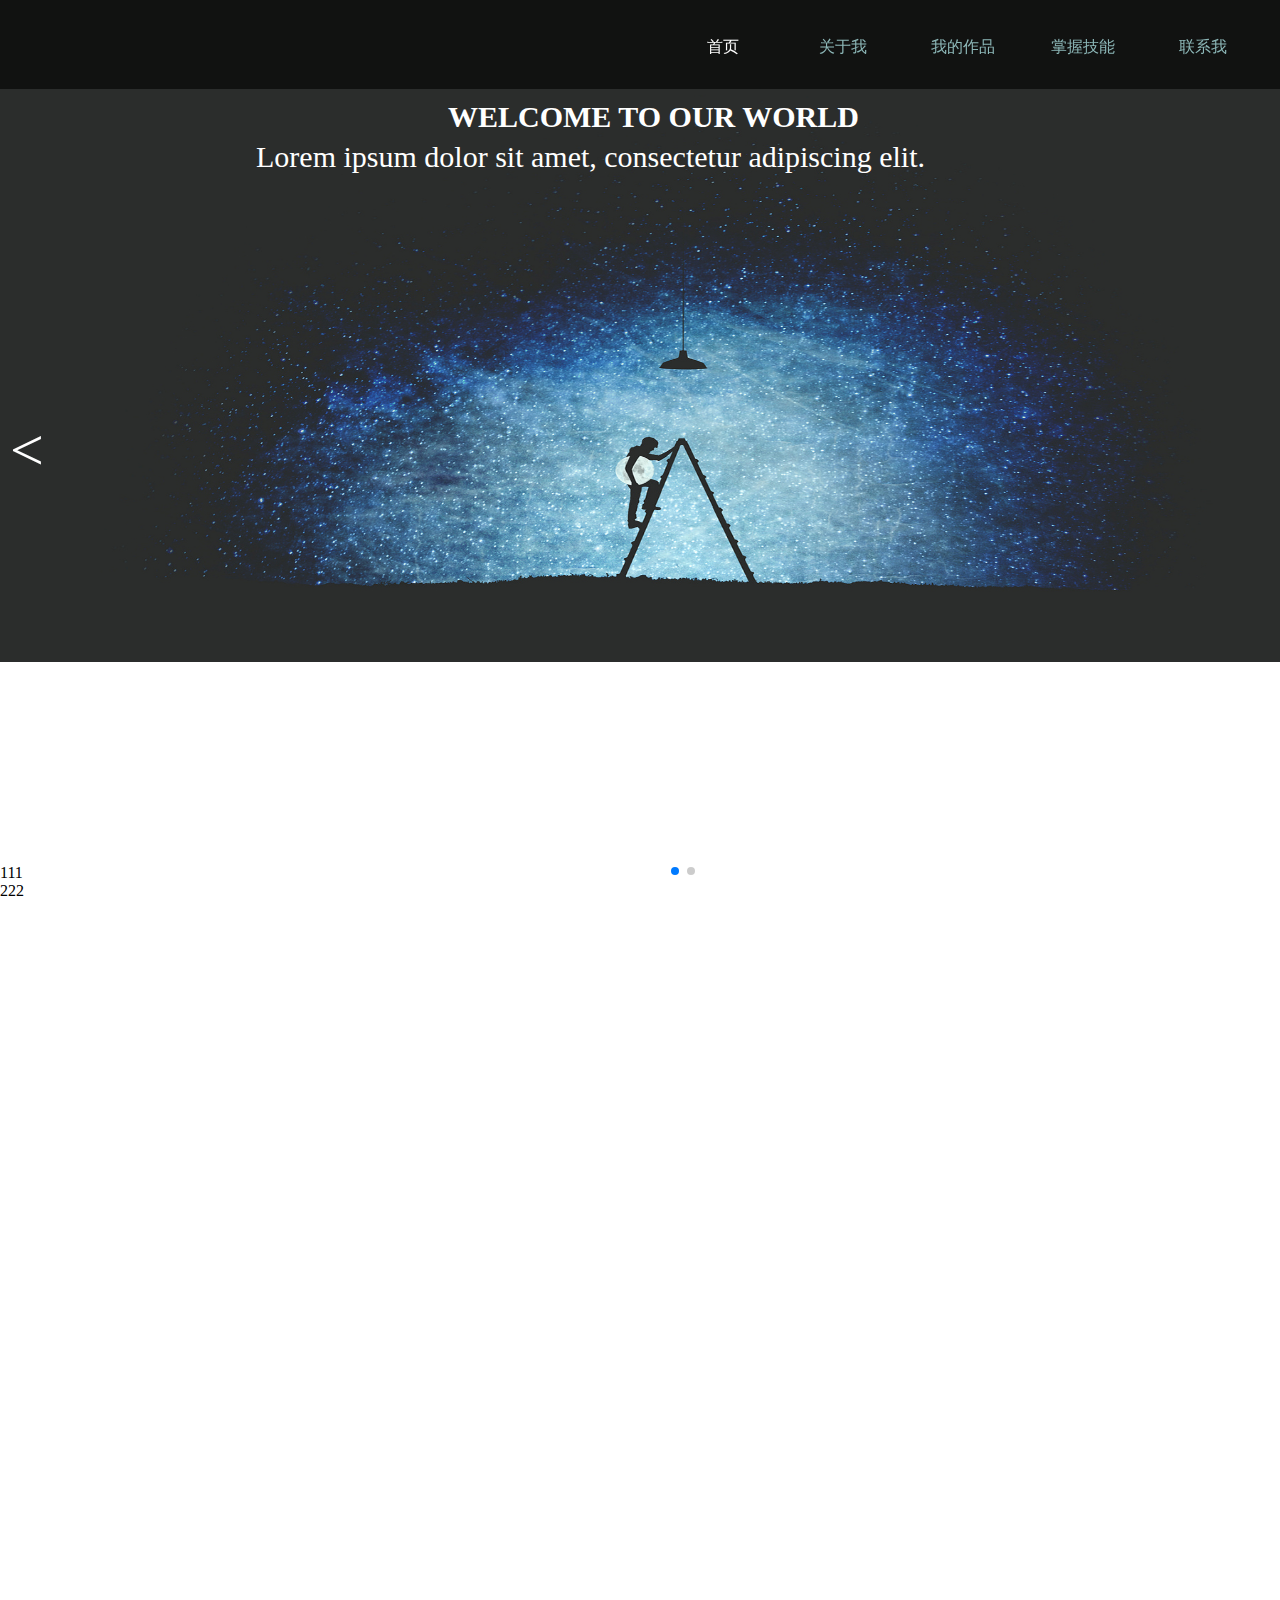
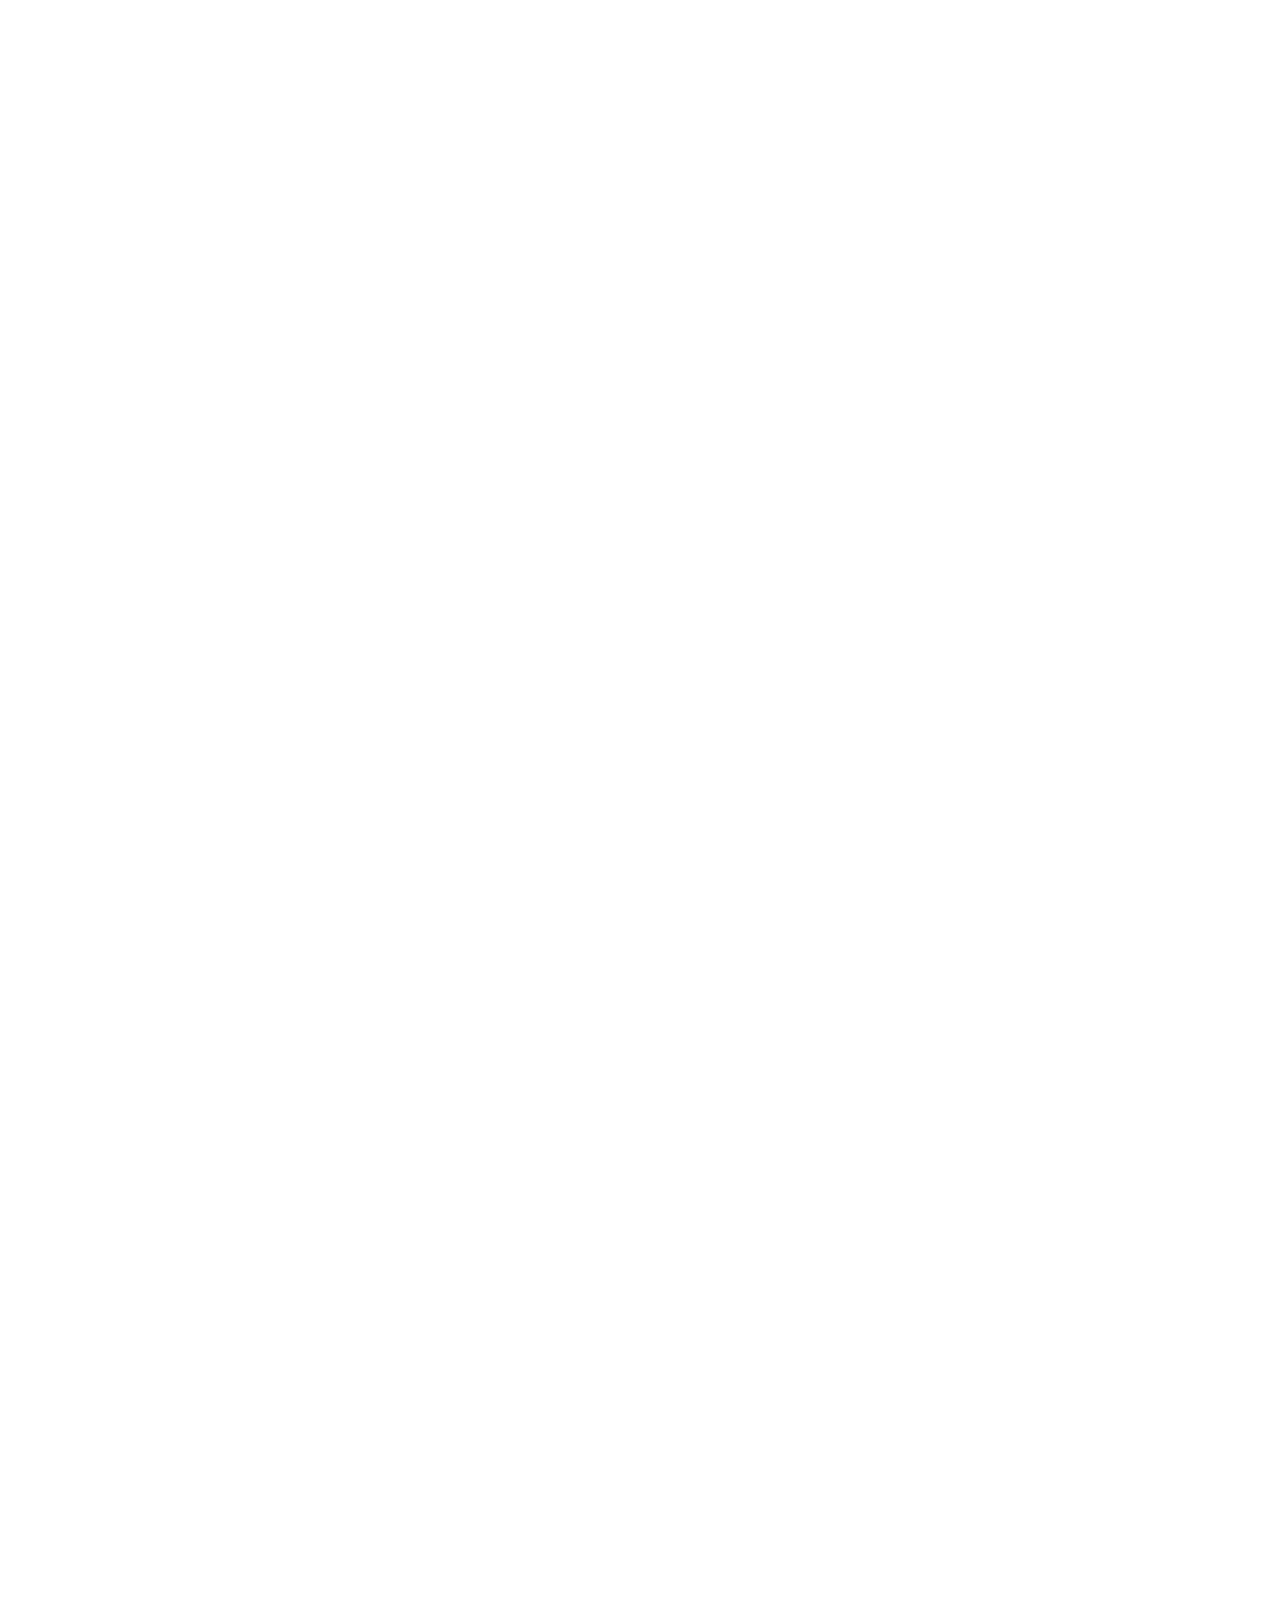
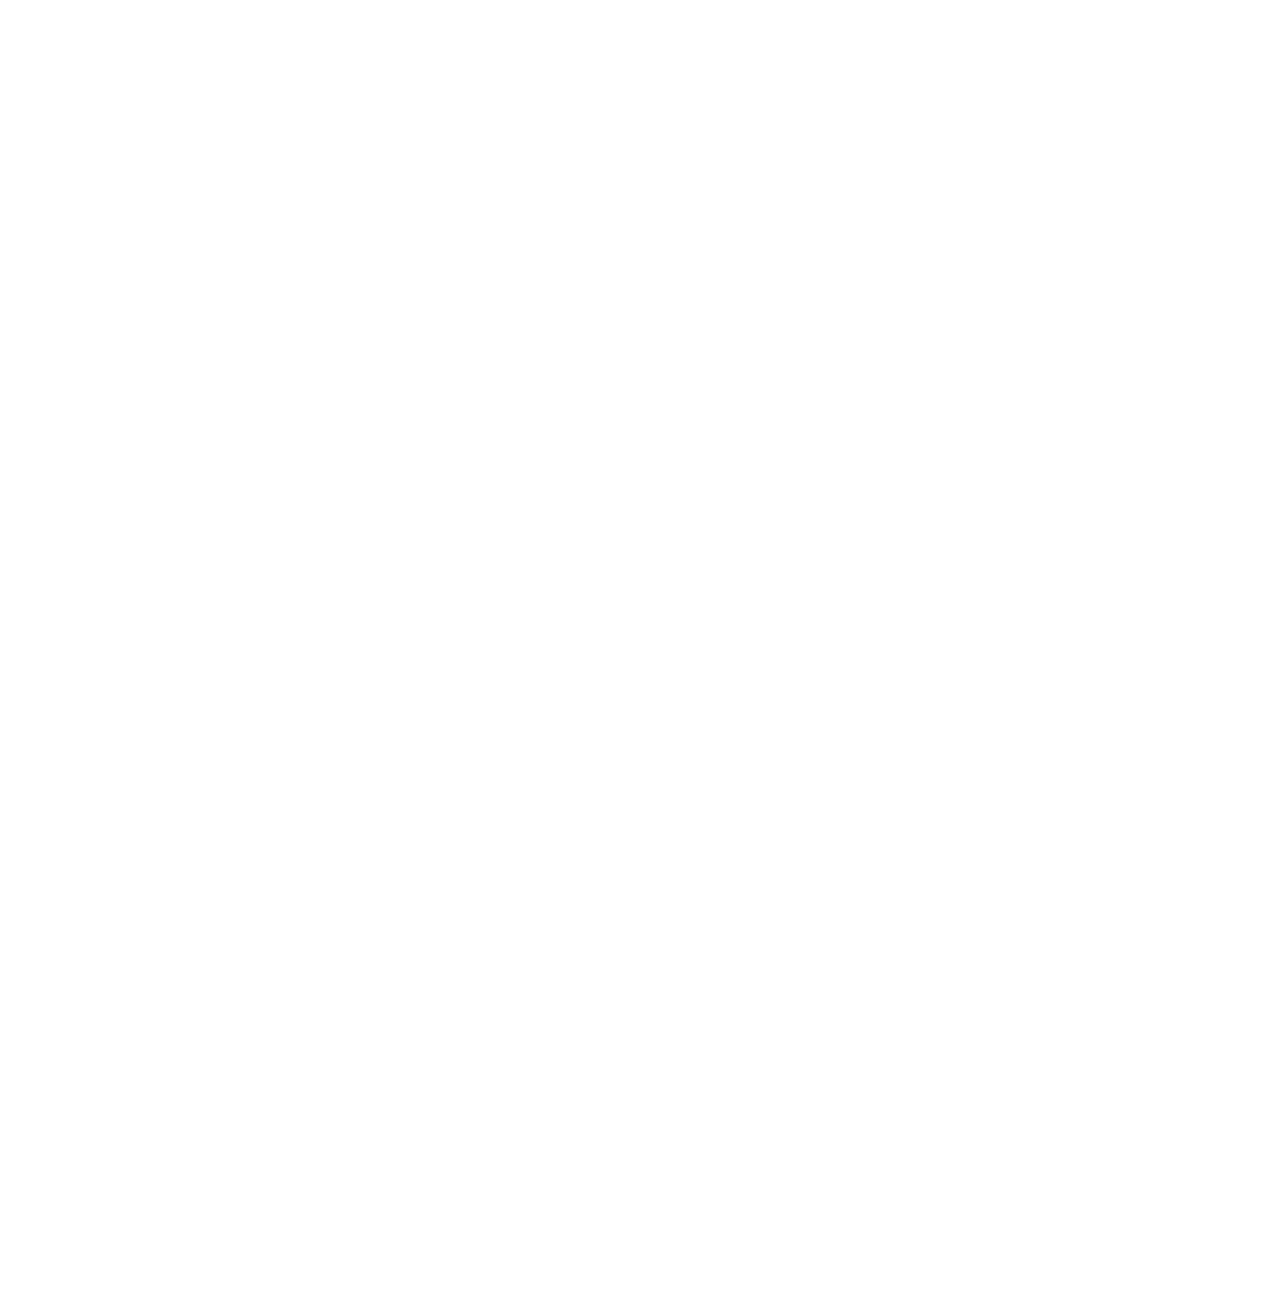
<file: index.html>
<!doctype html>
<html lang="en">
<head>
    <meta charset="UTF-8">
    <meta name="viewport"
          content="width=device-width, user-scalable=no, initial-scale=1.0, maximum-scale=1.0, minimum-scale=1.0">
    <meta http-equiv="X-UA-Compatible" content="ie=edge">
    <title>Document</title>
    <link rel="stylesheet" href="css/jquery.fullPage.css">
    <link rel="stylesheet" href="css/swiper.min.css">
    <link rel="stylesheet" href="css/index.css">
    <link rel="stylesheet" href="iconfont/iconfont.css">

</head>
<body>
<div id="container">
    <div id="menu">
        <div class="qu">
            <div class="logo"></div>
            <ul>
                <li data-menuanchor="p1"><a href="#p1" class="active">首页</a></li>
                <li data-menuanchor="p2"><a href="#p2">关于我</a></li>
                <li data-menuanchor="p3"><a href="#p3">我的作品</a></li>
                <li data-menuanchor="p4"><a href="#p4">掌握技能</a></li>
                <li data-menuanchor="p5"><a href="#p5">联系我</a></li>
            </ul>
        </div>
    </div>
    <div class="section">
        <div class="swiper-container">
            <div class="swiper-wrapper">
                <div class="swiper-slide">
                    <img src="img/1214905.jpg" alt="">
                    <h2>WELCOME TO OUR WORLD</h2>
                    <p>Lorem ipsum dolor sit amet, consectetur adipiscing elit.</p>
                </div>
                <div class="swiper-slide">
                    <img src="img/t016cb8c3f661c10b5b_02.png" alt="">
                </div>
            </div>
            <!-- Add Pagination -->
            <div class="swiper-pagination"></div>
            <!-- Add Arrows -->
            <div class="swiper-next">&gt;</div>
            <div class="swiper-prev">&lt;</div>
        </div>
    </div>
    <div class="section">
        <div class="spq">
            <div class="two-left">
                <h2>ABOU</h2>
                <p>Lorem ipsum dolor sit amet, consectetur adipiscing elit. </p>
                <div class="pl">
                    <img src="img/20106161714177847.jpg" alt="">
                </div>
            </div>
            <div class="two-right">
            <h2>T ME</h2>
            <p>Suspendisse in facilisis ex, vitae maximus diam. Maecenas nisl dui.</p>
            <div class="lp">
                <h3>自我介绍</h3>
                <span>  我叫武小腾来自太原市娄烦县,专业扎实，看书是我最大的享受，钻研电脑让我感觉其乐无穷。 我做事踏实，再小的事情我也要一丝不苟地完成。重要的是，我有一种执著钻研的精神，一种不弄明白绝不罢休的劲头。我喜欢和同事们在一起完成工作，喜欢和别人分享快乐，乐观是我最大的心里医生掌握photoshop,html,和css等多项技能,来到贵公司我希望应聘全站工程师的职位,我曾经做过一些电商之类的网站,这个是我自己个人网页,希望能够加入贵公司和大家一起努力</span>
            </div>
        </div>
        </div>
    </div>
    <div class="section">
        <div class="set">
            <div class="ops">
            <div class="scene">
                <div class="xiamu">
                    <h1>我的作品</h1>
                    <p>小米商城，360商场城，苹果响应式，外卖app,苏宁商城</p>
                </div>
                <ul>
                    <li>
                        <a class="neib" href="https://wuxaioteng.github.io/xiaomi/.">
                            <img src="img/gallery_02.jpg" alt="" class="xu">
                            <div class="zheb">
                                <div class="dak">
                                    <div class="qq">
                                        <div class="yuan"><i class="liu iconfont icon-sousuo"></i></div>
                                        <div class="yuan"><i class="liu iconfont icon-lianjie"></i></div>
                                    </div>
                                    <h2>小米商城</h2>
                                    <p>Logo Design</p>
                                </div>
                            </div>
                        </a>
                    </li>
                    <li>
                        <a class="neib" href="https://wuxaioteng.github.io/360shang/.">
                            <img src="img/gallery_04.jpg" alt="" class="xu">
                            <div class="zheb">
                                <div class="dak">
                                    <div class="qq">
                                        <div class="yuan"><i class="liu iconfont icon-sousuo"></i></div>
                                        <div class="yuan"><i class="liu iconfont icon-lianjie"></i></div>
                                    </div>
                                    <h2>360商场城</h2>
                                    <p>Logo Design</p>
                                </div>
                            </div>
                        </a>
                    </li>
                    <li>
                        <a class="neib" href="https://wuxaioteng.github.io/pinguo/.">
                            <img src="img/gallery_03.jpg" alt="" class="xu">
                            <div class="zheb">
                                <div class="dak">
                                    <div class="qq">
                                        <div class="yuan"><i class="liu iconfont icon-sousuo"></i></div>
                                        <div class="yuan"><i class="liu iconfont icon-lianjie"></i></div>
                                    </div>
                                    <h2>苹果响应式</h2>
                                    <p>Logo Design</p>
                                </div>
                            </div>
                        </a>
                    </li>
                    <li>
                        <a class="neib" href="">
                            <img src="img/gallery_05.jpg" alt="" class="xu">
                            <div class="zheb">
                                <div class="dak">
                                    <div class="qq">
                                        <div class="yuan"><i class="liu iconfont icon-sousuo"></i></div>
                                        <div class="yuan"><i class="liu iconfont icon-lianjie"></i></div>
                                    </div>
                                    <h2>外卖app</h2>
                                    <p>Logo Design</p>
                                </div>
                            </div>
                        </a>
                    </li>
                    <li>
                        <a class="neib" href="https://wuxaioteng.github.io/suning/.">
                            <img src="img/gallery_01.jpg" alt="" class="xu">
                            <div class="zheb">
                                <div class="dak">
                                    <div class="qq">
                                        <div class="yuan"><i class="liu iconfont icon-sousuo"></i></div>
                                        <div class="yuan"><i class="liu iconfont icon-lianjie"></i></div>
                                    </div>
                                    <h2>苏宁商城</h2>
                                    <p>Logo Design</p>
                                </div>
                            </div>
                        </a>
                    </li>
                    <li>
                        <a class="neib" href="https://wuxaioteng.github.io/yidong/">
                            <img src="img/gallery_01.jpg" alt="" class="xu">
                            <div class="zheb">
                                <div class="dak">
                                    <div class="qq">
                                        <div class="yuan"><i class="liu iconfont icon-sousuo"></i></div>
                                        <div class="yuan"><i class="liu iconfont icon-lianjie"></i></div>
                                    </div>
                                    <h2>移动</h2>
                                    <p>Logo Design</p>
                                </div>
                            </div>
                        </a>
                    </li>
                </ul>
                <div class="next"> ></div>
                <div class="prev">< </div>
            </div>
        </div>
        </div>
    </div>
    <div class="section">
        <div class="cd">
            <div class="jie">
                <h1>掌握技能</h1>
                <p>我掌握html，css,Javascript,网页设计,photoshop,响应式</p>
            </div>
            <div class="item">
                        <div class="web">
                            <i class="mc iconfont icon-icon-test"></i>
                            <h4>HTML</h4>
                            <p>我以熟练掌握html的网页布局,做过一些小型的电商网站</p>
                        </div>
                        <div class="web">
                            <i class="mc iconfont icon-js"></i>
                            <h4>CSS</h4>
                            <p>我以熟练掌握css与html结合的网页布局,对css了解还是比较特澈的</p>
                        </div>
                        <div class="web">
                            <i class="mc iconfont icon-adb-illustrator"></i>
                            <h4>Javascript</h4>
                            <p>经过很长时间javascript的使用，已基本掌握它的使用方式</p>
                        </div>
                        <div class="web">
                            <i class="mc iconfont icon-wysj"></i>
                            <h4>网页设计</h4>
                            <p>我已经能够熟练的使用网页设计来布局</p>
                        </div>
                        <div class="web">
                            <i class="mc iconfont icon-h5"></i>
                            <h4>photoshop</h4>
                            <p>我能熟练的使用photoshop来对图片进行各种方式的处理</p>
                        </div>
                        <div class="web">
                            <i class="mc iconfont icon-xiangyingshi"></i>
                            <h4>响应式</h4>
                            <p>我能够使用网页使其在不同的屏幕上都可以流畅的显示</p>
                        </div>
            </div>
        </div>
    </div>
    <div class="section">
        <div class="rw">
        <div class="ta">
            <div class="container">
                <div class="muxu">
                    <h1>联系我</h1>
                    <p>Lorem ipsum dolor sit amet, consectetur adipiscing elit. Suspendisse in
                        facilisis ex, vitae maximus diam. Maecenas nisl dui.
                    </p>
                </div>
                <div class="row">
                    <div class="row_left">
                        <input type="text" placeholder="write you name" name="neme" id="fc">
                        <input type="email" placeholder="writer you email" name="email" id="fb">
                        <textarea name="" id="" cols="30" rows="6">message</textarea>
                        <input type="submit" value="提交" id="fn">
                    </div>
                    <div class="row_right">
                            <div class="hans">
                            <div class="hang">
                                <div class="fax">
                                    <i class="iconfont icon-icon"></i>
                                </div>
                                <p>太原市平阳路学府街口<br>凯通大厦</p>
                        </div>
                        </div>
                        <div class="hans">
                            <div class="hang">
                                <div class="fax"><i class="iconfont icon-dingdanxiangqingdadianhua"></i></div>
                                <p>手机号：13613475096<br> qq:905880213</p>
                        </div>
                        </div>
                        <div class="hans">
                            <div class="hang">
                                <div class="fax"><i class="iconfont icon-youjian"></i></div>
                                <p>邮箱号：<br>905880213@qq.com</p>
                            </div>
                        </div>
                    </div>
                </div>
            </div>
        </div>
        </div>
    </div>
    <!--5屏完-->
</div>
</body>
<script src="js/jquery-3.2.1.js"></script>
<script src="js/jquery.easing.1.3.js"></script>
<script src="js/jquery.fullPage.min.js"></script>
<script src="js/swiper.min.js"></script>
<script src="js/jquery.transit.js"></script>
<script src="js/index.js"></script>
<script>
    $("#container").fullpage({
        verticalCentered: false,
        anchors: ["p1", "p2", "p3", "p4", "p5"],
        // sectionsColor: ["#ccc", "yellow", "red", "#f88", "#99f"],
        scrollingSpeed: 1000,
        navigation: true,
        navigationPosition: "right",
        navigationTooltips: ["111", "222", "333", "444"],
        continuousVertical: true,
        fixedElements: "#menu",
        menu: "#menu",
        afterLoad: function (anchor, index) {
            if (index === 2) {
                $(".two-left").css("transform", "translateX(0)");
                $(".two-right").css("transform", "translateX(0)");
            }
            if (index === 3) {
                $(".scene ul")
                    .css("transform", "scale(1)")
                $(".xiamu")
                    .css("transform","translateY(0)")
            }
        },
        onLeave: function (index) {
            if (index === 2) {
                $(".two-left").css("transform", "translateX(-1000px)");
                $(".two-right").css("transform", "translateX(1000px)");
            }
            if(index===3){
                $(".scene ul")
                    .css("transform", "scale(0)")
                $(".xiamu")
                    .css("transform","translateY(-500)")
            }
        }
    });
</script>
</html>
</file>
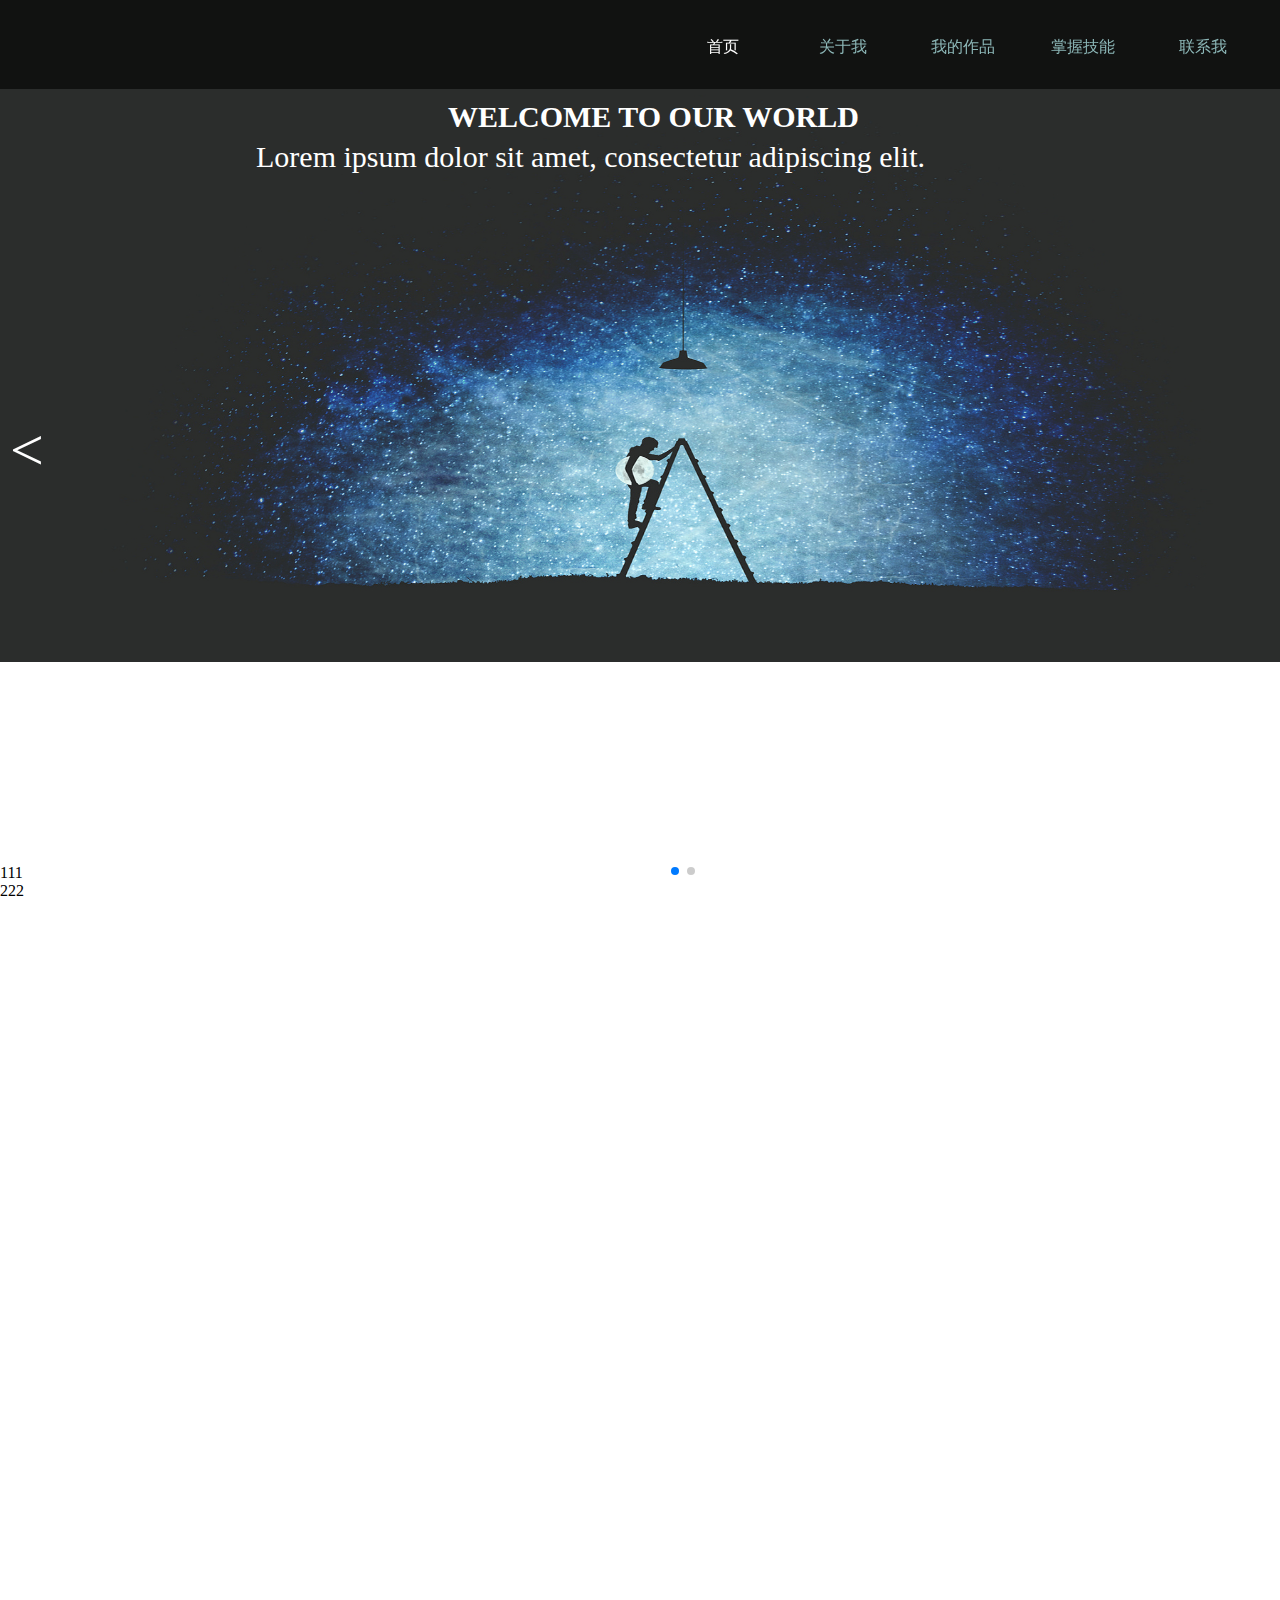
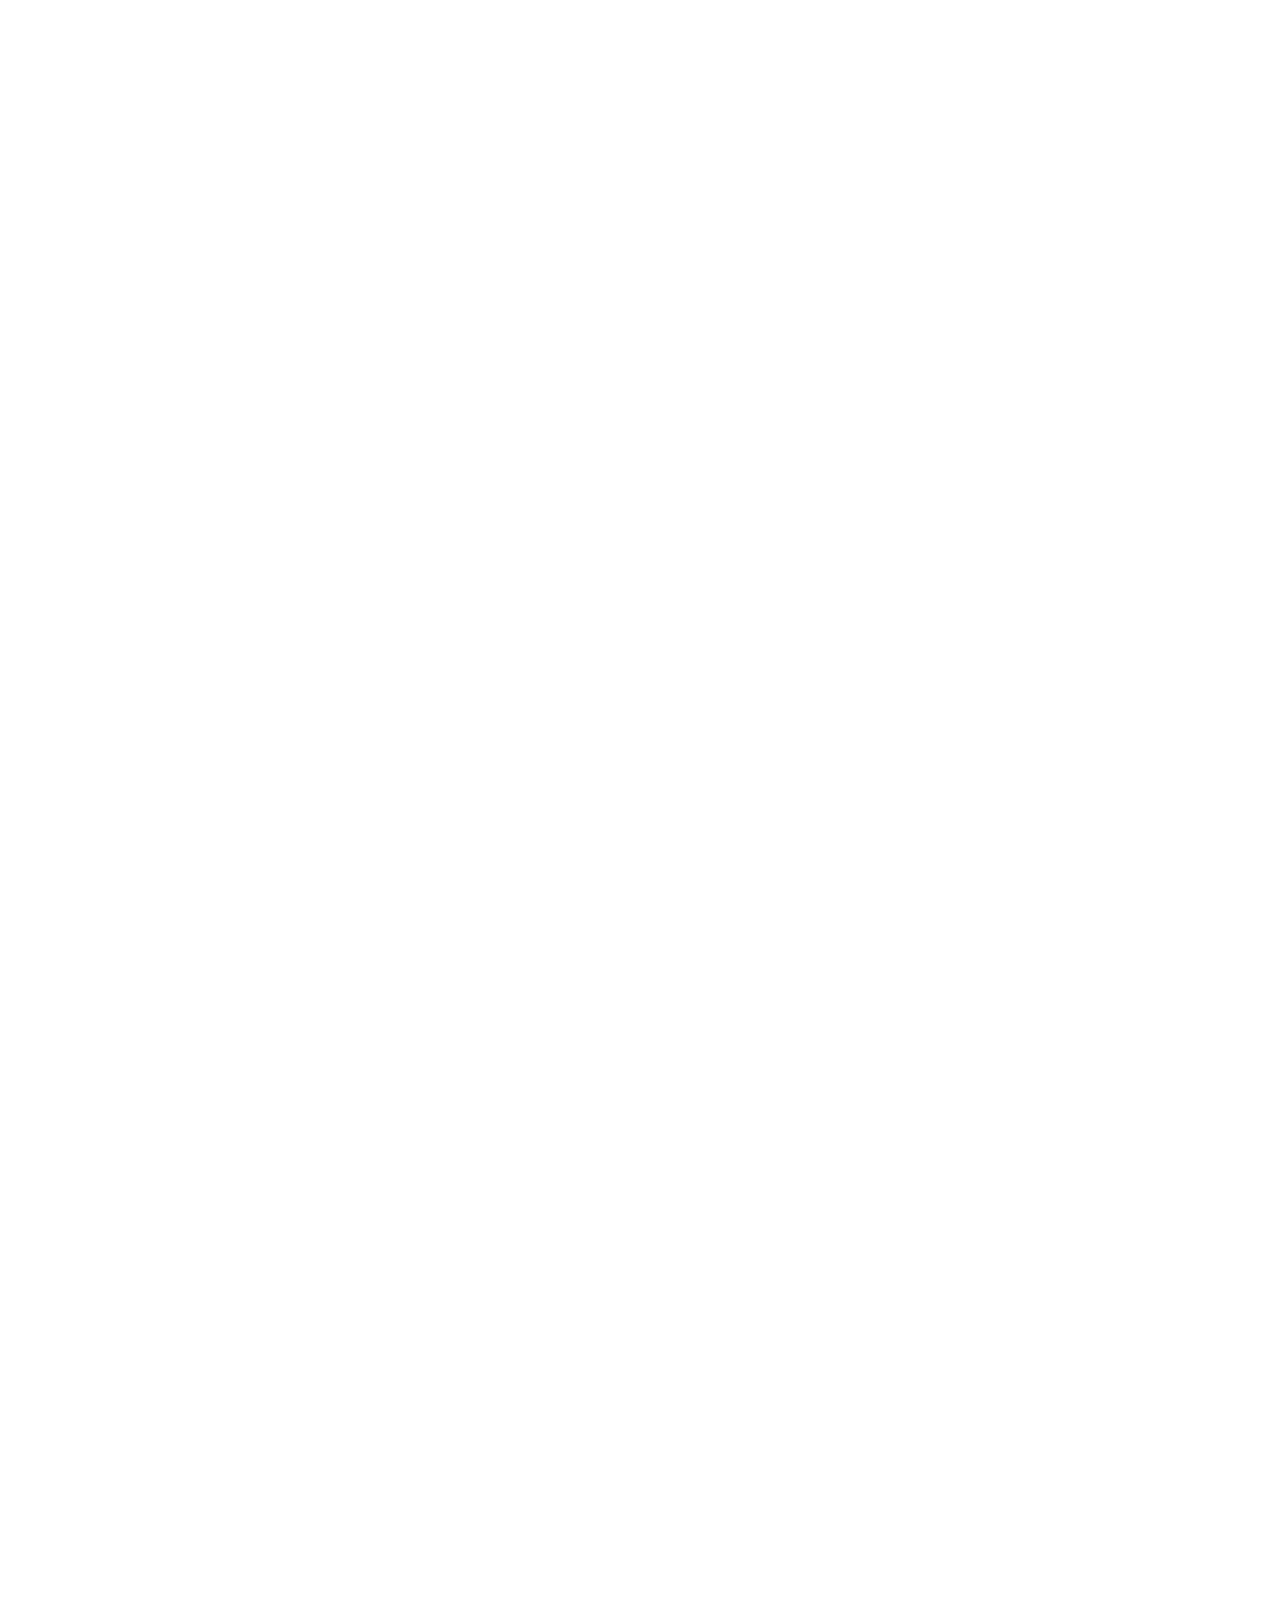
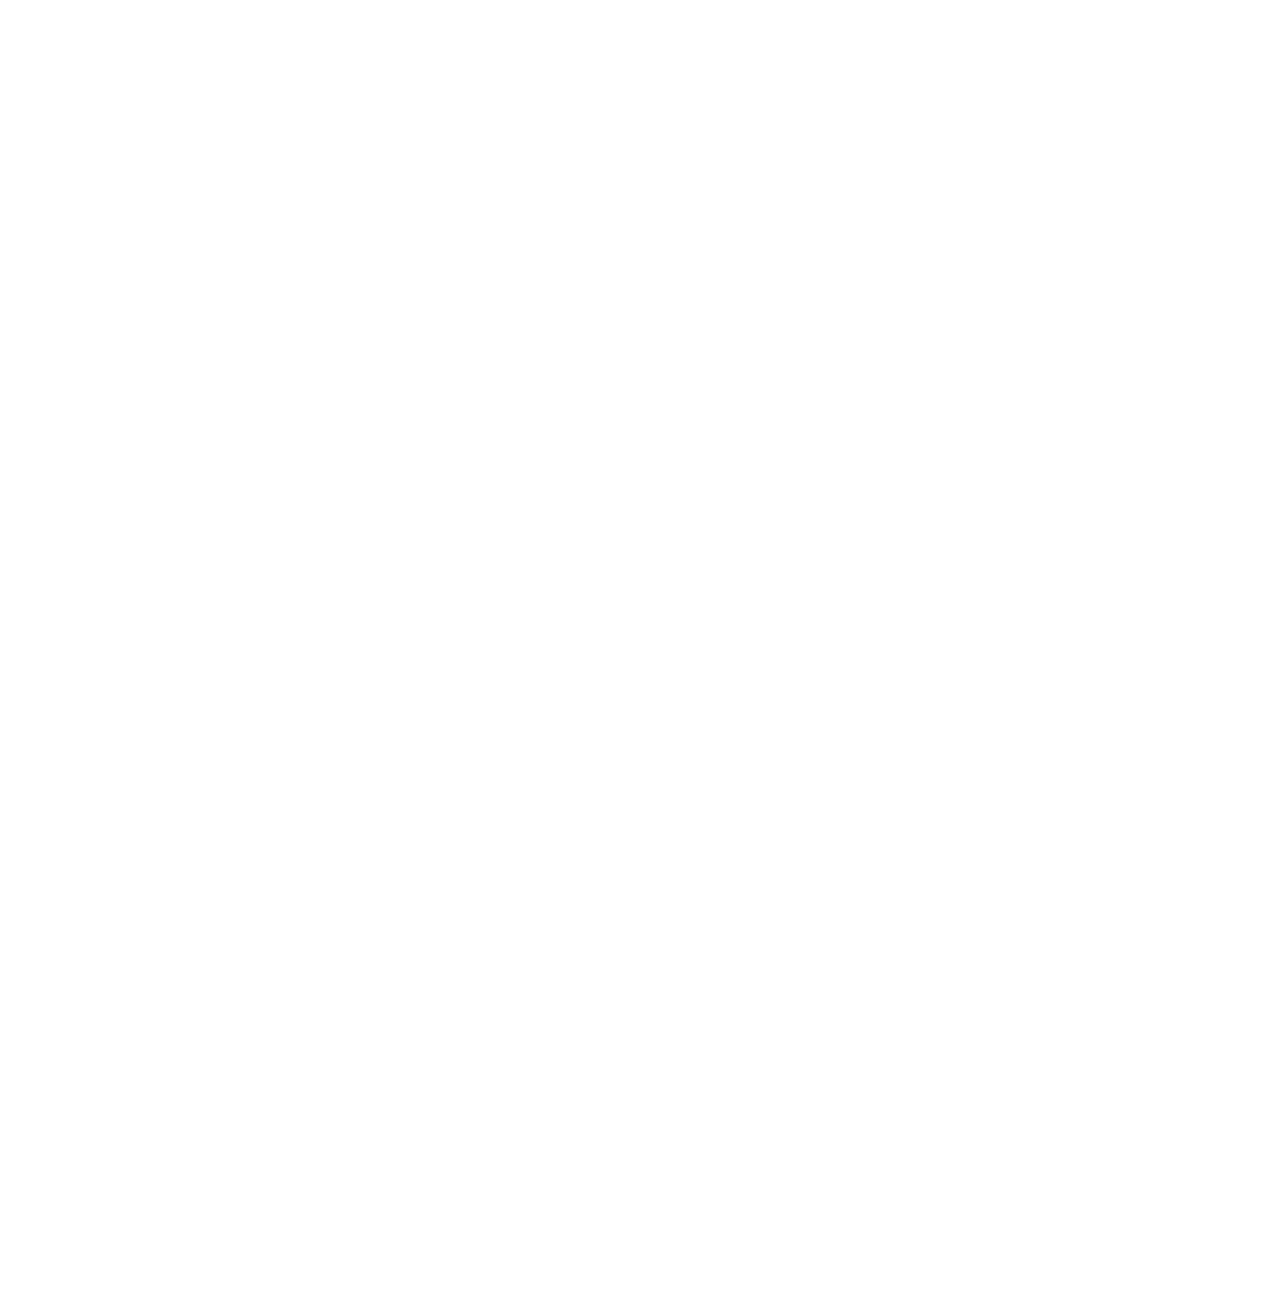
<file: demo3 (1).html>
<!doctype html>
<html lang="en">
<head>
    <meta charset="UTF-8">
    <meta name="viewport"
          content="width=device-width, user-scalable=no, initial-scale=1.0, maximum-scale=1.0, minimum-scale=1.0">
    <meta http-equiv="X-UA-Compatible" content="ie=edge">
    <title>Document</title>
    <link rel="stylesheet" href="css/jquery.fullPage.css">
    <link rel="stylesheet" href="css/swiper.min.css">
    <link rel="stylesheet" href="css/index.css">
    <link rel="stylesheet" href="iconfont/iconfont.css">

</head>
<body>
<div id="container">
    <div id="menu">
        <div class="qu">
            <div class="logo"></div>
            <ul>
                <li data-menuanchor="p1"><a href="#p1" class="active">首页</a></li>
                <li data-menuanchor="p2"><a href="#p2">关于我</a></li>
                <li data-menuanchor="p3"><a href="#p3">我的作品</a></li>
                <li data-menuanchor="p4"><a href="#p4">掌握技能</a></li>
                <li data-menuanchor="p5"><a href="#p5">联系我</a></li>
            </ul>
        </div>
    </div>
    <div class="section">
        <div class="swiper-container">
            <div class="swiper-wrapper">
                <div class="swiper-slide">
                    <img src="img/1214905.jpg" alt="">
                    <h2>WELCOME TO OUR WORLD</h2>
                    <p>Lorem ipsum dolor sit amet, consectetur adipiscing elit.</p>
                </div>
                <div class="swiper-slide">
                    <img src="img/t016cb8c3f661c10b5b_02.png" alt="">
                </div>
            </div>
            <!-- Add Pagination -->
            <div class="swiper-pagination"></div>
            <!-- Add Arrows -->
            <div class="swiper-next">&gt;</div>
            <div class="swiper-prev">&lt;</div>
        </div>
    </div>
    <div class="section">
        <div class="spq">
            <div class="two-left">
                <h2>ABOU</h2>
                <p>Lorem ipsum dolor sit amet, consectetur adipiscing elit. </p>
                <div class="pl">
                    <img src="img/20106161714177847.jpg" alt="">
                </div>
            </div>
            <div class="two-right">
            <h2>T ME</h2>
            <p>Suspendisse in facilisis ex, vitae maximus diam. Maecenas nisl dui.</p>
            <div class="lp">
                <h3>自我介绍</h3>
                <span>  我叫武小腾来自太原市娄烦县,专业扎实，看书是我最大的享受，钻研电脑让我感觉其乐无穷。 我做事踏实，再小的事情我也要一丝不苟地完成。重要的是，我有一种执著钻研的精神，一种不弄明白绝不罢休的劲头。我喜欢和同事们在一起完成工作，喜欢和别人分享快乐，乐观是我最大的心里医生掌握photoshop,html,和css等多项技能,来到贵公司我希望应聘全站工程师的职位,我曾经做过一些电商之类的网站,这个是我自己个人网页,希望能够加入贵公司和大家一起努力</span>
            </div>
        </div>
        </div>
    </div>
    <div class="section">
        <div class="set">
            <div class="ops">
            <div class="scene">
                <div class="xiamu">
                    <h1>我的作品</h1>
                    <p>小米商城，360商场城，苹果响应式，外卖app,苏宁商城</p>
                </div>
                <ul>
                    <li>
                        <a class="neib" href="https://wuxaioteng.github.io/xiaomi/.">
                            <img src="img/gallery_02.jpg" alt="" class="xu">
                            <div class="zheb">
                                <div class="dak">
                                    <div class="qq">
                                        <div class="yuan"><i class="liu iconfont icon-sousuo"></i></div>
                                        <div class="yuan"><i class="liu iconfont icon-lianjie"></i></div>
                                    </div>
                                    <h2>小米商城</h2>
                                    <p>Logo Design</p>
                                </div>
                            </div>
                        </a>
                    </li>
                    <li>
                        <a class="neib" href="https://wuxaioteng.github.io/360shang/.">
                            <img src="img/gallery_04.jpg" alt="" class="xu">
                            <div class="zheb">
                                <div class="dak">
                                    <div class="qq">
                                        <div class="yuan"><i class="liu iconfont icon-sousuo"></i></div>
                                        <div class="yuan"><i class="liu iconfont icon-lianjie"></i></div>
                                    </div>
                                    <h2>360商场城</h2>
                                    <p>Logo Design</p>
                                </div>
                            </div>
                        </a>
                    </li>
                    <li>
                        <a class="neib" href="https://wuxaioteng.github.io/pinguo/.">
                            <img src="img/gallery_03.jpg" alt="" class="xu">
                            <div class="zheb">
                                <div class="dak">
                                    <div class="qq">
                                        <div class="yuan"><i class="liu iconfont icon-sousuo"></i></div>
                                        <div class="yuan"><i class="liu iconfont icon-lianjie"></i></div>
                                    </div>
                                    <h2>苹果响应式</h2>
                                    <p>Logo Design</p>
                                </div>
                            </div>
                        </a>
                    </li>
                    <li>
                        <a class="neib" href="">
                            <img src="img/gallery_05.jpg" alt="" class="xu">
                            <div class="zheb">
                                <div class="dak">
                                    <div class="qq">
                                        <div class="yuan"><i class="liu iconfont icon-sousuo"></i></div>
                                        <div class="yuan"><i class="liu iconfont icon-lianjie"></i></div>
                                    </div>
                                    <h2>外卖app</h2>
                                    <p>Logo Design</p>
                                </div>
                            </div>
                        </a>
                    </li>
                    <li>
                        <a class="neib" href="https://wuxaioteng.github.io/suning/.">
                            <img src="img/gallery_01.jpg" alt="" class="xu">
                            <div class="zheb">
                                <div class="dak">
                                    <div class="qq">
                                        <div class="yuan"><i class="liu iconfont icon-sousuo"></i></div>
                                        <div class="yuan"><i class="liu iconfont icon-lianjie"></i></div>
                                    </div>
                                    <h2>苏宁商城</h2>
                                    <p>Logo Design</p>
                                </div>
                            </div>
                        </a>
                    </li>
                    <li>
                        <a class="neib" href="https://wuxaioteng.github.io/yidong/">
                            <img src="img/gallery_01.jpg" alt="" class="xu">
                            <div class="zheb">
                                <div class="dak">
                                    <div class="qq">
                                        <div class="yuan"><i class="liu iconfont icon-sousuo"></i></div>
                                        <div class="yuan"><i class="liu iconfont icon-lianjie"></i></div>
                                    </div>
                                    <h2>移动</h2>
                                    <p>Logo Design</p>
                                </div>
                            </div>
                        </a>
                    </li>
                </ul>
                <div class="next"> ></div>
                <div class="prev">< </div>
            </div>
        </div>
        </div>
    </div>
    <div class="section">
        <div class="cd">
            <div class="jie">
                <h1>掌握技能</h1>
                <p>我掌握html，css,Adobe Illustrator,网页设计,photoshop,响应式</p>
            </div>
            <div class="item">
                        <div class="web">
                            <i class="mc iconfont icon-icon-test"></i>
                            <h4>HTML</h4>
                            <p>我以熟练掌握html的网页布局,做过一些小型的电商网站</p>
                        </div>
                        <div class="web">
                            <i class="mc iconfont icon-js"></i>
                            <h4>CSS</h4>
                            <p>我以熟练掌握css与html结合的网页布局,对css了解还是比较特澈的</p>
                        </div>
                        <div class="web">
                            <i class="mc iconfont icon-adb-illustrator"></i>
                            <h4>Adobe Illustrator</h4>
                            <p>我学习过Adobe Illustrator的使用，已基本掌握它的使用方式</p>
                        </div>
                        <div class="web">
                            <i class="mc iconfont icon-wysj"></i>
                            <h4>网页设计</h4>
                            <p>我已经能够熟练的使用网页设计来布局</p>
                        </div>
                        <div class="web">
                            <i class="mc iconfont icon-h5"></i>
                            <h4>photoshop</h4>
                            <p>我能熟练的使用photoshop来对图片进行各种方式的处理</p>
                        </div>
                        <div class="web">
                            <i class="mc iconfont icon-xiangyingshi"></i>
                            <h4>响应式</h4>
                            <p>我能够使用网页使其在不同的屏幕上都可以流畅的显示</p>
                        </div>
            </div>
        </div>
    </div>
    <div class="section">
        <div class="rw">
        <div class="ta">
            <div class="container">
                <div class="muxu">
                    <h1>联系我</h1>
                    <p>Lorem ipsum dolor sit amet, consectetur adipiscing elit. Suspendisse in
                        facilisis ex, vitae maximus diam. Maecenas nisl dui.
                    </p>
                </div>
                <div class="row">
                    <div class="row_left">
                        <input type="text" placeholder="write you name" name="neme" id="fc">
                        <input type="email" placeholder="writer you email" name="email" id="fb">
                        <textarea name="" id="" cols="30" rows="6">message</textarea>
                        <input type="submit" value="提交" id="fn">
                    </div>
                    <div class="row_right">
                            <div class="hans">
                            <div class="hang">
                                <div class="fax">
                                    <i class="iconfont icon-icon"></i>
                                </div>
                                <p>太原市平阳路学府街口<br>凯通大厦</p>
                        </div>
                        </div>
                        <div class="hans">
                            <div class="hang">
                                <div class="fax"><i class="iconfont icon-dingdanxiangqingdadianhua"></i></div>
                                <p>手机号：13613475096<br> qq:905880213</p>
                        </div>
                        </div>
                        <div class="hans">
                            <div class="hang">
                                <div class="fax"><i class="iconfont icon-youjian"></i></div>
                                <p>邮箱号：<br>905880213@qq.com</p>
                            </div>
                        </div>
                    </div>
                </div>
            </div>
        </div>
        </div>
    </div>
    <!--5屏完-->
</div>
</body>
<script src="js/jquery-3.2.1.js"></script>
<script src="js/jquery.easing.1.3.js"></script>
<script src="js/jquery.fullPage.min.js"></script>
<script src="js/swiper.min.js"></script>
<script src="js/jquery.transit.js"></script>
<script src="js/index.js"></script>
<script>
    $("#container").fullpage({
        verticalCentered: false,
        anchors: ["p1", "p2", "p3", "p4", "p5"],
        // sectionsColor: ["#ccc", "yellow", "red", "#f88", "#99f"],
        scrollingSpeed: 1000,
        navigation: true,
        navigationPosition: "right",
        navigationTooltips: ["111", "222", "333", "444"],
        continuousVertical: true,
        fixedElements: "#menu",
        menu: "#menu",
        afterLoad: function (anchor, index) {
            if (index === 2) {
                $(".two-left").css("transform", "translateX(0)");
                $(".two-right").css("transform", "translateX(0)");
            }
            if (index === 3) {
                $(".scene ul")
                    .css("transform", "scale(1)")
                $(".xiamu")
                    .css("transform","translateY(0)")
            }
        },
        onLeave: function (index) {
            if (index === 2) {
                $(".two-left").css("transform", "translateX(-1000px)");
                $(".two-right").css("transform", "translateX(1000px)");
            }
            if(index===3){
                $(".scene ul")
                    .css("transform", "scale(0)")
                $(".xiamu")
                    .css("transform","translateY(-500)")
            }
        }
    });
</script>
</html>
</file>
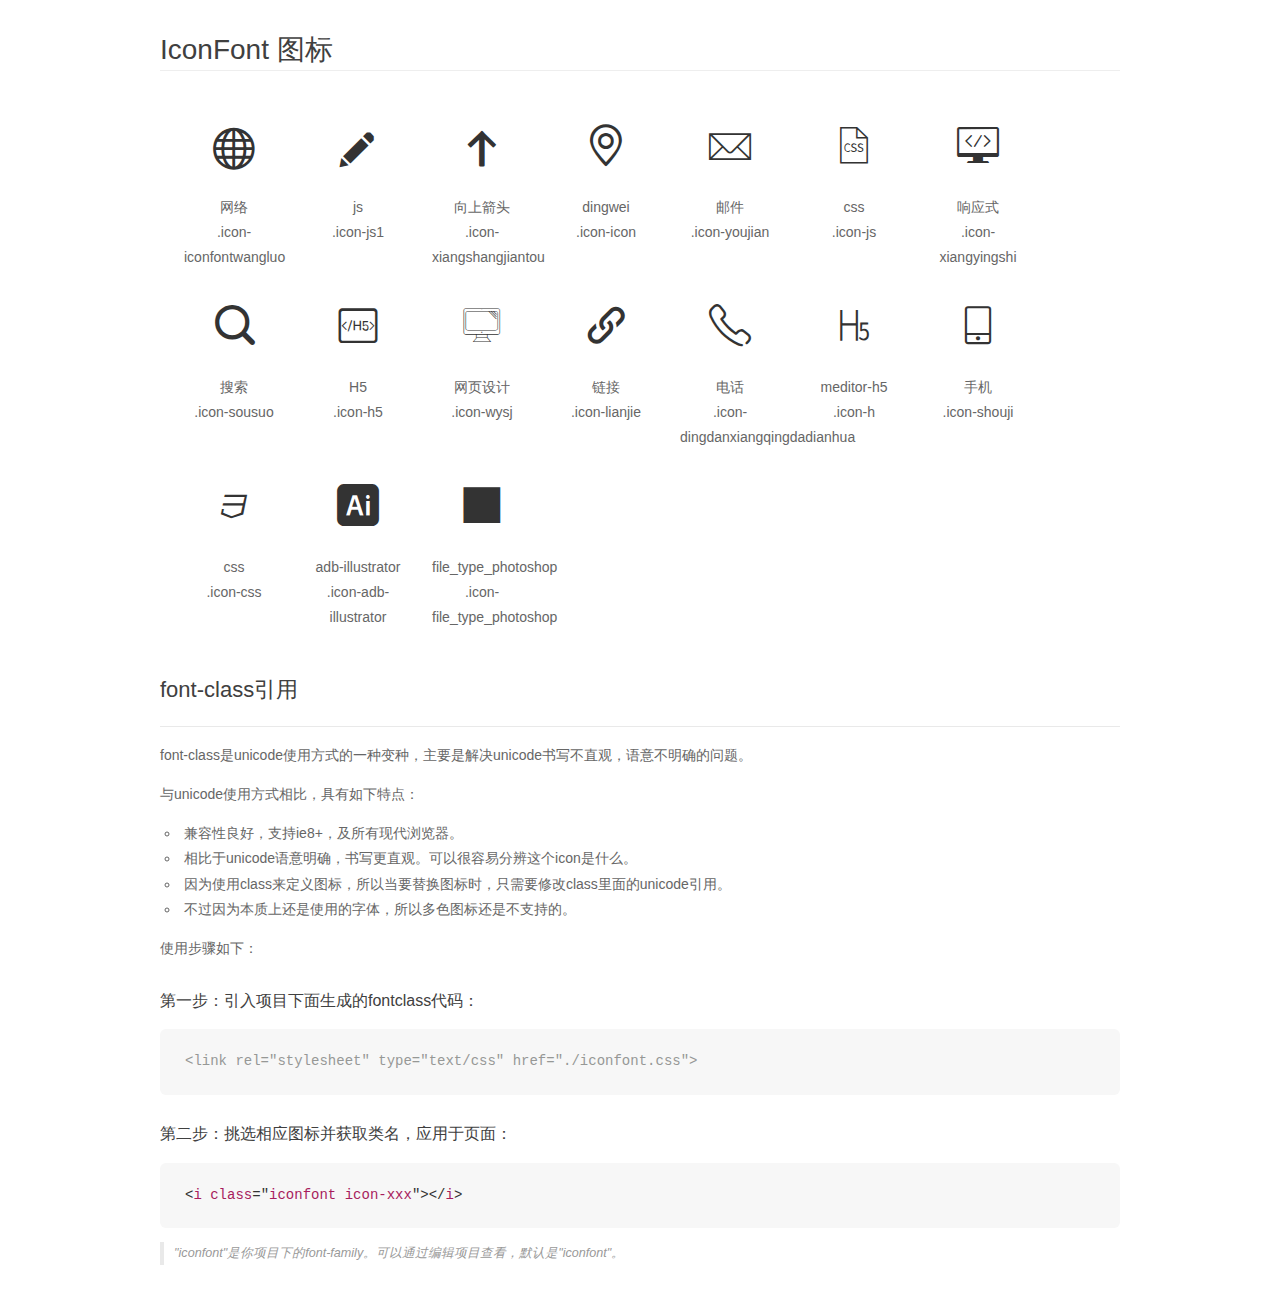
<file: iconfont/demo_fontclass.html>
<!DOCTYPE html>
<html>
<head>
    <meta charset="utf-8"/>
    <title>IconFont</title>
    <link rel="stylesheet" href="demo.css">
    <link rel="stylesheet" href="iconfont.css">
</head>
<body>
    <div class="main markdown">
        <h1>IconFont 图标</h1>
        <ul class="icon_lists clear">
            
                <li>
                <i class="icon iconfont icon-iconfontwangluo"></i>
                    <div class="name">网络</div>
                    <div class="fontclass">.icon-iconfontwangluo</div>
                </li>
            
                <li>
                <i class="icon iconfont icon-js1"></i>
                    <div class="name">js</div>
                    <div class="fontclass">.icon-js1</div>
                </li>
            
                <li>
                <i class="icon iconfont icon-xiangshangjiantou"></i>
                    <div class="name">向上箭头</div>
                    <div class="fontclass">.icon-xiangshangjiantou</div>
                </li>
            
                <li>
                <i class="icon iconfont icon-icon"></i>
                    <div class="name">dingwei</div>
                    <div class="fontclass">.icon-icon</div>
                </li>
            
                <li>
                <i class="icon iconfont icon-youjian"></i>
                    <div class="name">邮件</div>
                    <div class="fontclass">.icon-youjian</div>
                </li>
            
                <li>
                <i class="icon iconfont icon-js"></i>
                    <div class="name">css</div>
                    <div class="fontclass">.icon-js</div>
                </li>
            
                <li>
                <i class="icon iconfont icon-xiangyingshi"></i>
                    <div class="name">响应式</div>
                    <div class="fontclass">.icon-xiangyingshi</div>
                </li>
            
                <li>
                <i class="icon iconfont icon-sousuo"></i>
                    <div class="name">搜索</div>
                    <div class="fontclass">.icon-sousuo</div>
                </li>
            
                <li>
                <i class="icon iconfont icon-h5"></i>
                    <div class="name">H5</div>
                    <div class="fontclass">.icon-h5</div>
                </li>
            
                <li>
                <i class="icon iconfont icon-wysj"></i>
                    <div class="name">网页设计</div>
                    <div class="fontclass">.icon-wysj</div>
                </li>
            
                <li>
                <i class="icon iconfont icon-lianjie"></i>
                    <div class="name">链接</div>
                    <div class="fontclass">.icon-lianjie</div>
                </li>
            
                <li>
                <i class="icon iconfont icon-dingdanxiangqingdadianhua"></i>
                    <div class="name">电话</div>
                    <div class="fontclass">.icon-dingdanxiangqingdadianhua</div>
                </li>
            
                <li>
                <i class="icon iconfont icon-h"></i>
                    <div class="name">meditor-h5</div>
                    <div class="fontclass">.icon-h</div>
                </li>
            
                <li>
                <i class="icon iconfont icon-shouji"></i>
                    <div class="name">手机</div>
                    <div class="fontclass">.icon-shouji</div>
                </li>
            
                <li>
                <i class="icon iconfont icon-css"></i>
                    <div class="name">css</div>
                    <div class="fontclass">.icon-css</div>
                </li>
            
                <li>
                <i class="icon iconfont icon-adb-illustrator"></i>
                    <div class="name">adb-illustrator</div>
                    <div class="fontclass">.icon-adb-illustrator</div>
                </li>
            
                <li>
                <i class="icon iconfont icon-file_type_photoshop"></i>
                    <div class="name">file_type_photoshop</div>
                    <div class="fontclass">.icon-file_type_photoshop</div>
                </li>
            
        </ul>

        <h2 id="font-class-">font-class引用</h2>
        <hr>

        <p>font-class是unicode使用方式的一种变种，主要是解决unicode书写不直观，语意不明确的问题。</p>
        <p>与unicode使用方式相比，具有如下特点：</p>
        <ul>
        <li>兼容性良好，支持ie8+，及所有现代浏览器。</li>
        <li>相比于unicode语意明确，书写更直观。可以很容易分辨这个icon是什么。</li>
        <li>因为使用class来定义图标，所以当要替换图标时，只需要修改class里面的unicode引用。</li>
        <li>不过因为本质上还是使用的字体，所以多色图标还是不支持的。</li>
        </ul>
        <p>使用步骤如下：</p>
        <h3 id="-fontclass-">第一步：引入项目下面生成的fontclass代码：</h3>


        <pre><code class="lang-js hljs javascript"><span class="hljs-comment">&lt;link rel="stylesheet" type="text/css" href="./iconfont.css"&gt;</span></code></pre>
        <h3 id="-">第二步：挑选相应图标并获取类名，应用于页面：</h3>
        <pre><code class="lang-css hljs">&lt;<span class="hljs-selector-tag">i</span> <span class="hljs-selector-tag">class</span>="<span class="hljs-selector-tag">iconfont</span> <span class="hljs-selector-tag">icon-xxx</span>"&gt;&lt;/<span class="hljs-selector-tag">i</span>&gt;</code></pre>
        <blockquote>
        <p>"iconfont"是你项目下的font-family。可以通过编辑项目查看，默认是"iconfont"。</p>
        </blockquote>
    </div>
</body>
</html>
</file>
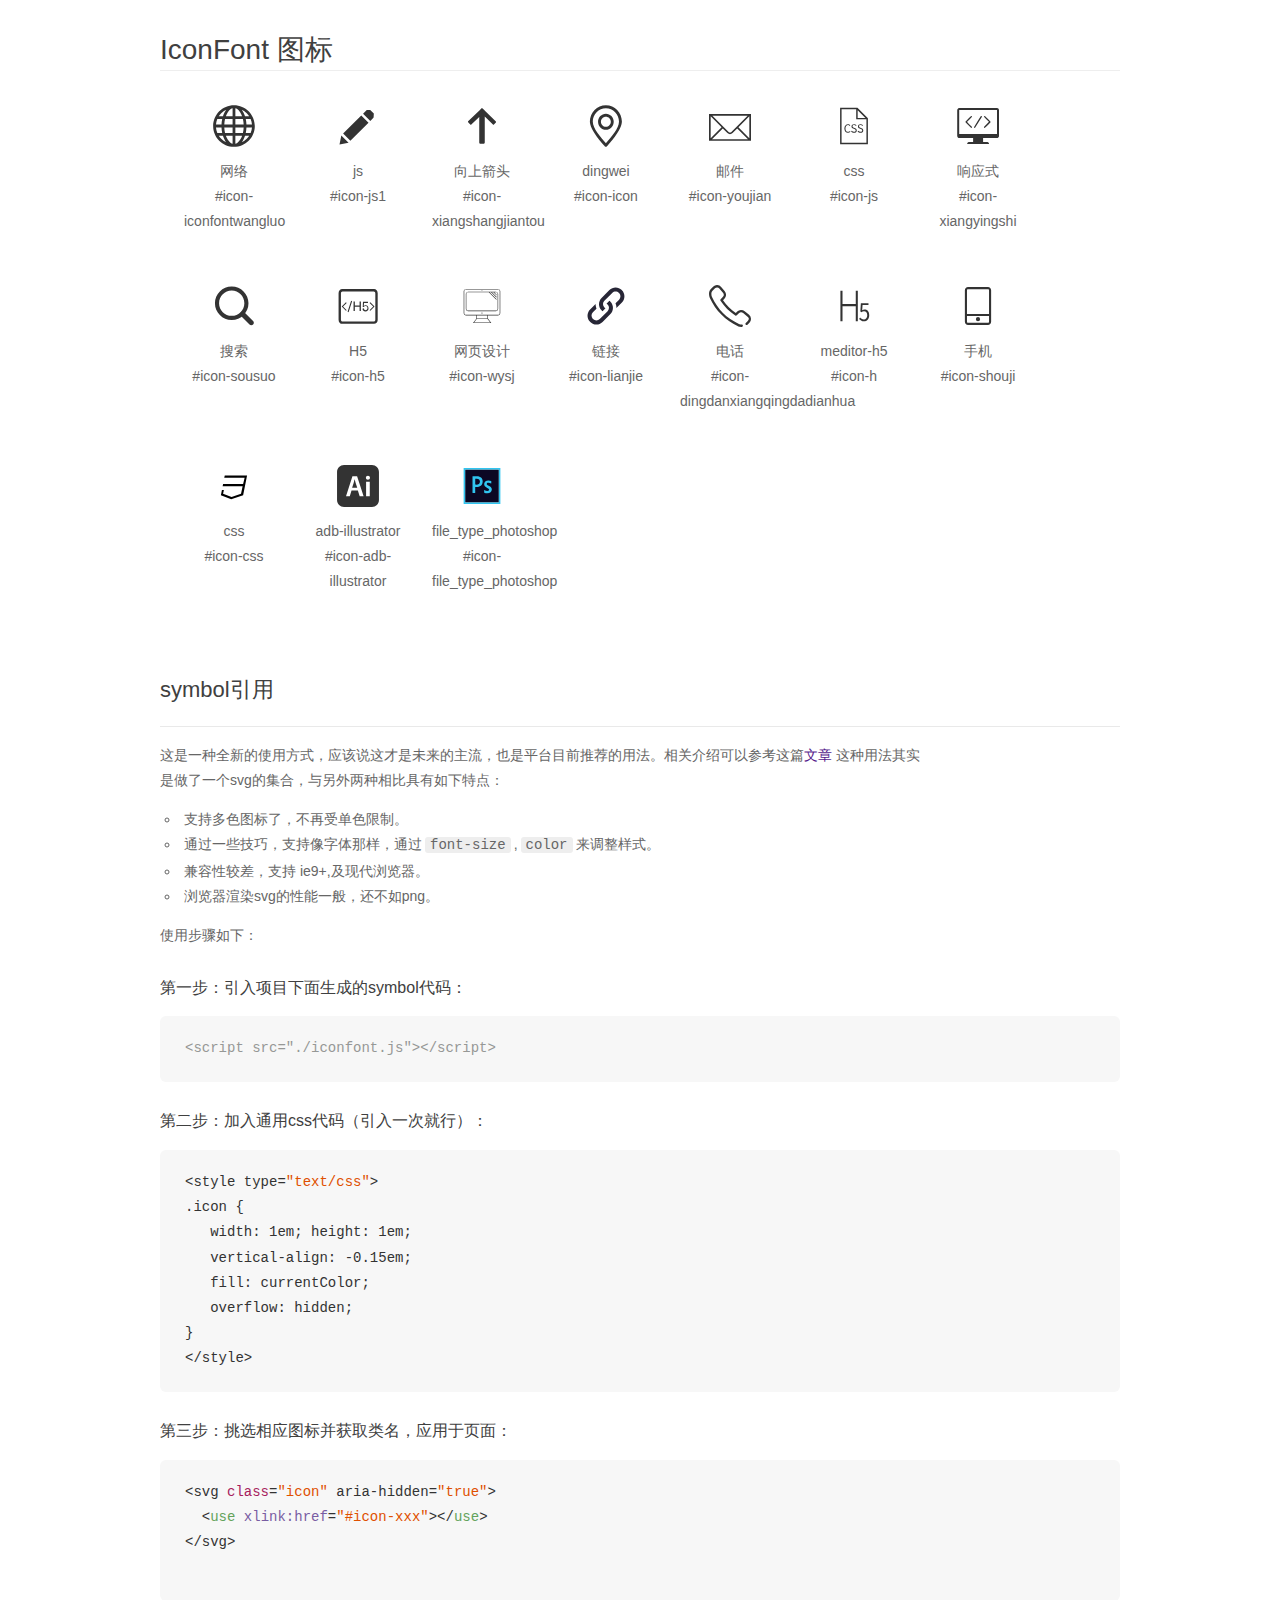
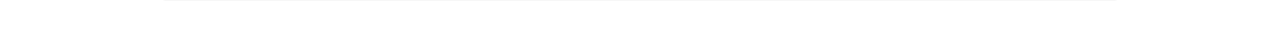
<file: iconfont/demo_symbol.html>
<!DOCTYPE html>
<html>
<head>
    <meta charset="utf-8"/>
    <title>IconFont</title>
    <link rel="stylesheet" href="demo.css">
    <script src="iconfont.js"></script>

    <style type="text/css">
        .icon {
          /* 通过设置 font-size 来改变图标大小 */
          width: 1em; height: 1em;
          /* 图标和文字相邻时，垂直对齐 */
          vertical-align: -0.15em;
          /* 通过设置 color 来改变 SVG 的颜色/fill */
          fill: currentColor;
          /* path 和 stroke 溢出 viewBox 部分在 IE 下会显示
             normalize.css 中也包含这行 */
          overflow: hidden;
        }

    </style>
</head>
<body>
    <div class="main markdown">
        <h1>IconFont 图标</h1>
        <ul class="icon_lists clear">
            
                <li>
                    <svg class="icon" aria-hidden="true">
                        <use xlink:href="#icon-iconfontwangluo"></use>
                    </svg>
                    <div class="name">网络</div>
                    <div class="fontclass">#icon-iconfontwangluo</div>
                </li>
            
                <li>
                    <svg class="icon" aria-hidden="true">
                        <use xlink:href="#icon-js1"></use>
                    </svg>
                    <div class="name">js</div>
                    <div class="fontclass">#icon-js1</div>
                </li>
            
                <li>
                    <svg class="icon" aria-hidden="true">
                        <use xlink:href="#icon-xiangshangjiantou"></use>
                    </svg>
                    <div class="name">向上箭头</div>
                    <div class="fontclass">#icon-xiangshangjiantou</div>
                </li>
            
                <li>
                    <svg class="icon" aria-hidden="true">
                        <use xlink:href="#icon-icon"></use>
                    </svg>
                    <div class="name">dingwei</div>
                    <div class="fontclass">#icon-icon</div>
                </li>
            
                <li>
                    <svg class="icon" aria-hidden="true">
                        <use xlink:href="#icon-youjian"></use>
                    </svg>
                    <div class="name">邮件</div>
                    <div class="fontclass">#icon-youjian</div>
                </li>
            
                <li>
                    <svg class="icon" aria-hidden="true">
                        <use xlink:href="#icon-js"></use>
                    </svg>
                    <div class="name">css</div>
                    <div class="fontclass">#icon-js</div>
                </li>
            
                <li>
                    <svg class="icon" aria-hidden="true">
                        <use xlink:href="#icon-xiangyingshi"></use>
                    </svg>
                    <div class="name">响应式</div>
                    <div class="fontclass">#icon-xiangyingshi</div>
                </li>
            
                <li>
                    <svg class="icon" aria-hidden="true">
                        <use xlink:href="#icon-sousuo"></use>
                    </svg>
                    <div class="name">搜索</div>
                    <div class="fontclass">#icon-sousuo</div>
                </li>
            
                <li>
                    <svg class="icon" aria-hidden="true">
                        <use xlink:href="#icon-h5"></use>
                    </svg>
                    <div class="name">H5</div>
                    <div class="fontclass">#icon-h5</div>
                </li>
            
                <li>
                    <svg class="icon" aria-hidden="true">
                        <use xlink:href="#icon-wysj"></use>
                    </svg>
                    <div class="name">网页设计</div>
                    <div class="fontclass">#icon-wysj</div>
                </li>
            
                <li>
                    <svg class="icon" aria-hidden="true">
                        <use xlink:href="#icon-lianjie"></use>
                    </svg>
                    <div class="name">链接</div>
                    <div class="fontclass">#icon-lianjie</div>
                </li>
            
                <li>
                    <svg class="icon" aria-hidden="true">
                        <use xlink:href="#icon-dingdanxiangqingdadianhua"></use>
                    </svg>
                    <div class="name">电话</div>
                    <div class="fontclass">#icon-dingdanxiangqingdadianhua</div>
                </li>
            
                <li>
                    <svg class="icon" aria-hidden="true">
                        <use xlink:href="#icon-h"></use>
                    </svg>
                    <div class="name">meditor-h5</div>
                    <div class="fontclass">#icon-h</div>
                </li>
            
                <li>
                    <svg class="icon" aria-hidden="true">
                        <use xlink:href="#icon-shouji"></use>
                    </svg>
                    <div class="name">手机</div>
                    <div class="fontclass">#icon-shouji</div>
                </li>
            
                <li>
                    <svg class="icon" aria-hidden="true">
                        <use xlink:href="#icon-css"></use>
                    </svg>
                    <div class="name">css</div>
                    <div class="fontclass">#icon-css</div>
                </li>
            
                <li>
                    <svg class="icon" aria-hidden="true">
                        <use xlink:href="#icon-adb-illustrator"></use>
                    </svg>
                    <div class="name">adb-illustrator</div>
                    <div class="fontclass">#icon-adb-illustrator</div>
                </li>
            
                <li>
                    <svg class="icon" aria-hidden="true">
                        <use xlink:href="#icon-file_type_photoshop"></use>
                    </svg>
                    <div class="name">file_type_photoshop</div>
                    <div class="fontclass">#icon-file_type_photoshop</div>
                </li>
            
        </ul>


        <h2 id="symbol-">symbol引用</h2>
        <hr>

        <p>这是一种全新的使用方式，应该说这才是未来的主流，也是平台目前推荐的用法。相关介绍可以参考这篇<a href="">文章</a>
        这种用法其实是做了一个svg的集合，与另外两种相比具有如下特点：</p>
        <ul>
          <li>支持多色图标了，不再受单色限制。</li>
          <li>通过一些技巧，支持像字体那样，通过<code>font-size</code>,<code>color</code>来调整样式。</li>
          <li>兼容性较差，支持 ie9+,及现代浏览器。</li>
          <li>浏览器渲染svg的性能一般，还不如png。</li>
        </ul>
        <p>使用步骤如下：</p>
        <h3 id="-symbol-">第一步：引入项目下面生成的symbol代码：</h3>
        <pre><code class="lang-js hljs javascript"><span class="hljs-comment">&lt;script src="./iconfont.js"&gt;&lt;/script&gt;</span></code></pre>
        <h3 id="-css-">第二步：加入通用css代码（引入一次就行）：</h3>
        <pre><code class="lang-js hljs javascript">&lt;style type=<span class="hljs-string">"text/css"</span>&gt;
.icon {
   width: <span class="hljs-number">1</span>em; height: <span class="hljs-number">1</span>em;
   vertical-align: <span class="hljs-number">-0.15</span>em;
   fill: currentColor;
   overflow: hidden;
}
&lt;<span class="hljs-regexp">/style&gt;</span></code></pre>
        <h3 id="-">第三步：挑选相应图标并获取类名，应用于页面：</h3>
        <pre><code class="lang-js hljs javascript">&lt;svg <span class="hljs-class"><span class="hljs-keyword">class</span></span>=<span class="hljs-string">"icon"</span> aria-hidden=<span class="hljs-string">"true"</span>&gt;<span class="xml"><span class="hljs-tag">
  &lt;<span class="hljs-name">use</span> <span class="hljs-attr">xlink:href</span>=<span class="hljs-string">"#icon-xxx"</span>&gt;</span><span class="hljs-tag">&lt;/<span class="hljs-name">use</span>&gt;</span>
</span>&lt;<span class="hljs-regexp">/svg&gt;
        </span></code></pre>
    </div>
</body>
</html>
</file>
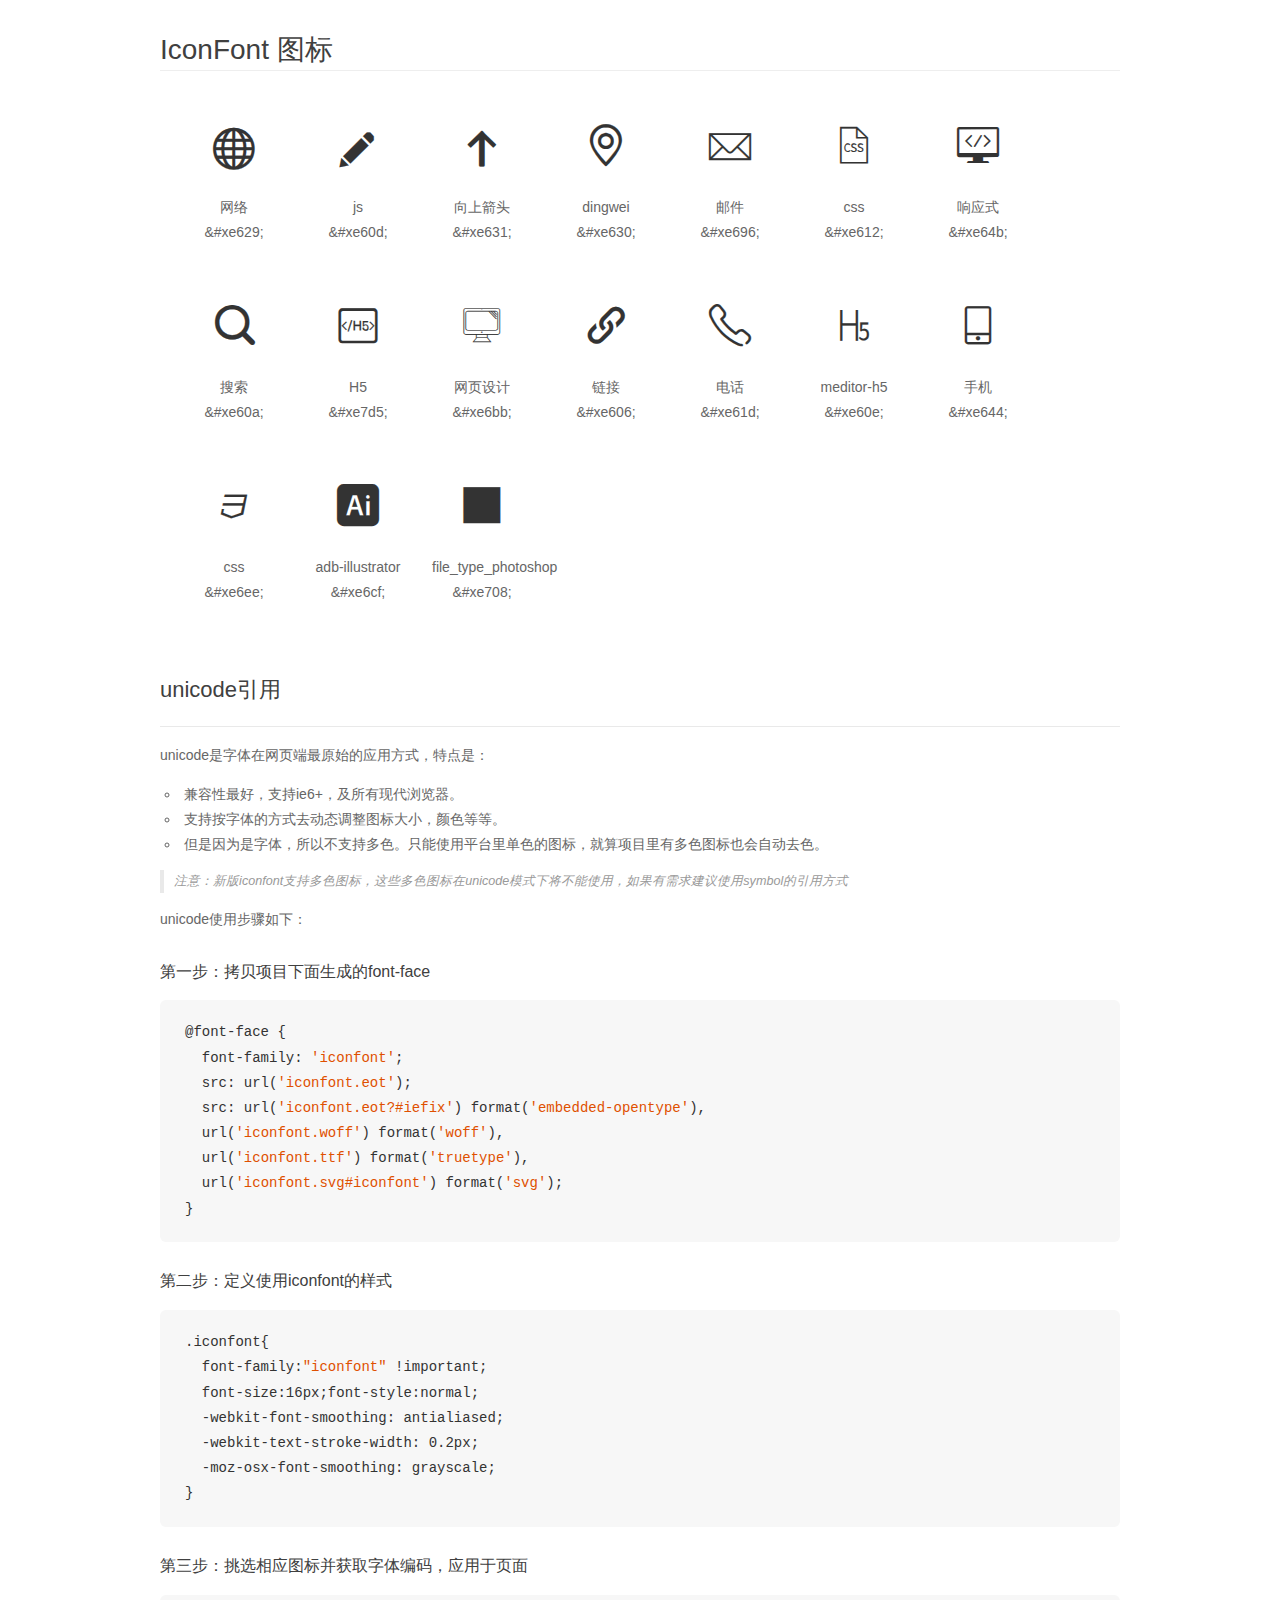
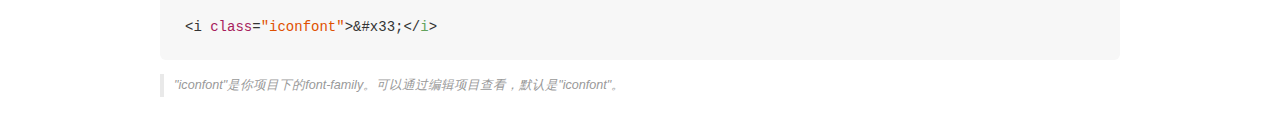
<file: iconfont/demo_unicode.html>
<!DOCTYPE html>
<html>
<head>
    <meta charset="utf-8"/>
    <title>IconFont</title>
    <link rel="stylesheet" href="demo.css">

    <style type="text/css">

        @font-face {font-family: "iconfont";
          src: url('iconfont.eot'); /* IE9*/
          src: url('iconfont.eot#iefix') format('embedded-opentype'), /* IE6-IE8 */
          url('iconfont.woff') format('woff'), /* chrome, firefox */
          url('iconfont.ttf') format('truetype'), /* chrome, firefox, opera, Safari, Android, iOS 4.2+*/
          url('iconfont.svg#iconfont') format('svg'); /* iOS 4.1- */
        }

        .iconfont {
          font-family:"iconfont" !important;
          font-size:16px;
          font-style:normal;
          -webkit-font-smoothing: antialiased;
          -webkit-text-stroke-width: 0.2px;
          -moz-osx-font-smoothing: grayscale;
        }

    </style>
</head>
<body>
    <div class="main markdown">
        <h1>IconFont 图标</h1>
        <ul class="icon_lists clear">
            
                <li>
                <i class="icon iconfont">&#xe629;</i>
                    <div class="name">网络</div>
                    <div class="code">&amp;#xe629;</div>
                </li>
            
                <li>
                <i class="icon iconfont">&#xe60d;</i>
                    <div class="name">js</div>
                    <div class="code">&amp;#xe60d;</div>
                </li>
            
                <li>
                <i class="icon iconfont">&#xe631;</i>
                    <div class="name">向上箭头</div>
                    <div class="code">&amp;#xe631;</div>
                </li>
            
                <li>
                <i class="icon iconfont">&#xe630;</i>
                    <div class="name">dingwei</div>
                    <div class="code">&amp;#xe630;</div>
                </li>
            
                <li>
                <i class="icon iconfont">&#xe696;</i>
                    <div class="name">邮件</div>
                    <div class="code">&amp;#xe696;</div>
                </li>
            
                <li>
                <i class="icon iconfont">&#xe612;</i>
                    <div class="name">css</div>
                    <div class="code">&amp;#xe612;</div>
                </li>
            
                <li>
                <i class="icon iconfont">&#xe64b;</i>
                    <div class="name">响应式</div>
                    <div class="code">&amp;#xe64b;</div>
                </li>
            
                <li>
                <i class="icon iconfont">&#xe60a;</i>
                    <div class="name">搜索</div>
                    <div class="code">&amp;#xe60a;</div>
                </li>
            
                <li>
                <i class="icon iconfont">&#xe7d5;</i>
                    <div class="name">H5</div>
                    <div class="code">&amp;#xe7d5;</div>
                </li>
            
                <li>
                <i class="icon iconfont">&#xe6bb;</i>
                    <div class="name">网页设计</div>
                    <div class="code">&amp;#xe6bb;</div>
                </li>
            
                <li>
                <i class="icon iconfont">&#xe606;</i>
                    <div class="name">链接</div>
                    <div class="code">&amp;#xe606;</div>
                </li>
            
                <li>
                <i class="icon iconfont">&#xe61d;</i>
                    <div class="name">电话</div>
                    <div class="code">&amp;#xe61d;</div>
                </li>
            
                <li>
                <i class="icon iconfont">&#xe60e;</i>
                    <div class="name">meditor-h5</div>
                    <div class="code">&amp;#xe60e;</div>
                </li>
            
                <li>
                <i class="icon iconfont">&#xe644;</i>
                    <div class="name">手机</div>
                    <div class="code">&amp;#xe644;</div>
                </li>
            
                <li>
                <i class="icon iconfont">&#xe6ee;</i>
                    <div class="name">css</div>
                    <div class="code">&amp;#xe6ee;</div>
                </li>
            
                <li>
                <i class="icon iconfont">&#xe6cf;</i>
                    <div class="name">adb-illustrator</div>
                    <div class="code">&amp;#xe6cf;</div>
                </li>
            
                <li>
                <i class="icon iconfont">&#xe708;</i>
                    <div class="name">file_type_photoshop</div>
                    <div class="code">&amp;#xe708;</div>
                </li>
            
        </ul>
        <h2 id="unicode-">unicode引用</h2>
        <hr>

        <p>unicode是字体在网页端最原始的应用方式，特点是：</p>
        <ul>
        <li>兼容性最好，支持ie6+，及所有现代浏览器。</li>
        <li>支持按字体的方式去动态调整图标大小，颜色等等。</li>
        <li>但是因为是字体，所以不支持多色。只能使用平台里单色的图标，就算项目里有多色图标也会自动去色。</li>
        </ul>
        <blockquote>
        <p>注意：新版iconfont支持多色图标，这些多色图标在unicode模式下将不能使用，如果有需求建议使用symbol的引用方式</p>
        </blockquote>
        <p>unicode使用步骤如下：</p>
        <h3 id="-font-face">第一步：拷贝项目下面生成的font-face</h3>
        <pre><code class="lang-js hljs javascript">@font-face {
  font-family: <span class="hljs-string">'iconfont'</span>;
  src: url(<span class="hljs-string">'iconfont.eot'</span>);
  src: url(<span class="hljs-string">'iconfont.eot?#iefix'</span>) format(<span class="hljs-string">'embedded-opentype'</span>),
  url(<span class="hljs-string">'iconfont.woff'</span>) format(<span class="hljs-string">'woff'</span>),
  url(<span class="hljs-string">'iconfont.ttf'</span>) format(<span class="hljs-string">'truetype'</span>),
  url(<span class="hljs-string">'iconfont.svg#iconfont'</span>) format(<span class="hljs-string">'svg'</span>);
}
</code></pre>
        <h3 id="-iconfont-">第二步：定义使用iconfont的样式</h3>
        <pre><code class="lang-js hljs javascript">.iconfont{
  font-family:<span class="hljs-string">"iconfont"</span> !important;
  font-size:<span class="hljs-number">16</span>px;font-style:normal;
  -webkit-font-smoothing: antialiased;
  -webkit-text-stroke-width: <span class="hljs-number">0.2</span>px;
  -moz-osx-font-smoothing: grayscale;
}
</code></pre>
        <h3 id="-">第三步：挑选相应图标并获取字体编码，应用于页面</h3>
        <pre><code class="lang-js hljs javascript">&lt;i <span class="hljs-class"><span class="hljs-keyword">class</span></span>=<span class="hljs-string">"iconfont"</span>&gt;&amp;#x33;<span class="xml"><span class="hljs-tag">&lt;/<span class="hljs-name">i</span>&gt;</span></span></code></pre>

        <blockquote>
        <p>"iconfont"是你项目下的font-family。可以通过编辑项目查看，默认是"iconfont"。</p>
        </blockquote>
    </div>


</body>
</html>
</file>
<file: css/index.css>
@import "base.css";
.section {
    font-size: 60px;
}
#menu {
    width: 100%;
    height: 89px;
    position: fixed;
    left: 0;
    top: 0;
    background: #000;
    background: rgba(0,0,0,0.6);
    z-index:9999;
}
.qu{
    width: 1246px;
    height: 27px;
    margin: 0 auto;
    margin-top: 27px;
    padding: 5px;
}
.qu .logo{
    width: 100px;
    height: 100%;
    float: left;
}
.qu  ul {
    width: 600px;
    display: flex;
    justify-content: space-around;
    float: right;
}
#menu li{
    width:100px;
    text-align: center;
}
#menu li.active{
    background: #cc838e;
}
#menu a{
    color:#8CB7B7;
    font-size:16px;
    line-height:30px;
}
#menu a:hover{
    color: #fff;
}
#menu a.active{
    color: #fff;
}
.two-left{
    width:50%;
    height:100%;
    background:#000;
    float:left;
    transform:translateX(-1000px);
    transition:.5s all;
    overflow: hidden;
    position: relative;
}
.two-left h2,.two-right h2{
    font-size: 36px;
    color: #ffffff;
    margin-top: 83px;
}
.two-left h2{
    float: right;
}
.two-left p,.two-right p{
    font-size: 18px;
    color: #fff;
}
.two-left p{
    position: absolute;
    right: 0;
    top:130px;
    font-size: 18px;
    z-index: 999;
}
.two-right{
    width:50%;
    height:100%;
    background: #000;
    float:left;
    transform:translateX(1000px);
    transition:.5s all;
    position: relative;
}
.two-right h3{
    font-size: 36px;
    color: #fff;
    margin-left: 20px;
}

.swiper-container{
    width: 1366px;
    height: 100%;
    /*background: #ff41de;*/
    position: relative;
}
.swiper-slide{
    width: 100%;
    height: 100%;
}
.swiper-slide img{
    width: 1366px;
    height: 662px;
    display: block;
}
.swiper-next,.swiper-prev{
    width: 27px;
    height: 44px;
    position: absolute;
    top: 0;
    bottom: 0;
    margin-top:auto ;
    margin-bottom: auto;
    color: #fff ;
    text-align: center;
    line-height: 44px;
    font-size: 60px;
    z-index: 999;
}
.swiper-next{
    right: 33px;
}
.swiper-prev{
    left: 10px;
    margin-left: 0;
}
.swiper-slide h2,.swiper-slide p{
    font-size: 30px;
    color: #fff;
    position: absolute;
}
.swiper-slide h2{
    top: 100px;
    left: 35vw;
}
.swiper-slide p{
    top: 140px;
    left: 20vw;
}
.pl{
    width: 555px;
    height: 344px;
    margin: 0 auto;
    position: absolute;
    bottom: 0px;
    right: 10px;
    background: #333333;
}
.lp{
    position: absolute;
    left: 10px;
    top: 32%;
    height: 80%;
}
.pl img{
    width: 555px;
    height: 344px;
    display: block;
}
.lp h3{
    font-size: 36px;
    color: #fff;
    margin-left: 20px;
}
.lp  span{
    font-size:18px;
    color: #fff;
    margin-left: 10px;
    line-height: 50px;
    display: block;
}


/*第五屏*/
.ta{
    width: 100%;
    height: 468px;
    padding: 110px 0;
    background: rgba(0,0,0,0.6);
}
.container{
    width: 1170px;
    height: 468px;
    margin: 0 auto;
}
.container .muxu{
    max-width: 600px;
    margin: 0 auto;
    margin-bottom: 56px;
}
.muxu h1{
    font-size: 36px;
    color: #fff;
    text-align: center;
}
.muxu p{
    font-size: 14px;
    color:  #fff;
    line-height: 22px;
    text-align: center;
}
.row{
    width: 1170px;
    height: 321px;
    position: relative;
}
.row .row_left{
    width: 752px;
    height: 100%;
    float: left;
}

#fc{
    width:100%;
    height: 50px;
}
#fb{
    width:100%;
    height: 50px;
}
#fc,#fb{
    border: none;
    border: 1px solid #f5f5f5;
    box-sizing: border-box;
    display: block;
}
textarea{
    border: none;
    border: 1px solid #f5f5f5;
    box-sizing: border-box;
}
textarea:focus{
    outline: none;
}
input:focus{
    outline: none;
}
textarea{
    width: 100%;
    height: 166px;
}
#fn{
    display: block;
    width:124px;
    height: 45px;
    background: #1A1A1A;
    color: #fff;
    position: absolute;
    bottom: 10px;
    left: 0;
    border: none;
}
.row_right{
    width: 390px;
    height: 270px;
    float: right;
}
.hans{
    width: 100%;
    display: flex;
    justify-content: flex-start;
}
.hans .hang{
    width:360px;
    height: 60%;
    margin-bottom: 30px;
    display: flex;
    justify-content: flex-start;
}
.hang .fax{
    width:60px;
    height: 60px;
    line-height: 60px;
    text-align: center;
}
.fax i{
    font-size:36px; 
    color:#fff;
    display: block;
}
.hang p{
    font-size: 16px;
    color: #fff;
}
.spq,.set{
    width: 100%;
    height: 100%;
    background: url("../img/094343f4oyq4o89z1u9ffz.jpg") center/cover;
    overflow: hidden;
}
.set{
    width: 100%;
    height: 100%;
    background: url("../img/000.jpg") center/cover;
}
.ops{
    width: 100%;
    height: 100%;
    background: rgba(0,0,0,0.6);
    overflow: hidden;
}
.scene{
    width: 700px;
    height: 600px;
    margin: 0 auto;
    border: 1px solid rgba(0,0,0,0);
    perspective:1000px;
    transform-style:preserve-3d;
    margin-top: 90px;

}
.scene ul{
    padding: 0;
    list-style: none;
    width: 300px;
    height: 300px;
    margin: 150px 200px;
    /*background: #ccc;*/
    transform-style:preserve-3d;
    transition: all 0.5s;
    transform-origin: center center -300px;
    position: relative;
    transform: scale(0);
}
.scene ul li{
    width: 100%;
    height: 100%;
    position: absolute;
    left: 0;
    top: 0;
    font-size: 30px;
    text-align: center;
    line-height: 200px;
    transform-origin: center center -300px;
    box-shadow: 0 0 10px 10px #fff;
}
.scene ul li:nth-child(1){
    background: #b2afb1;
    /*transform: translateY(-100px) rotateX(90deg);*/
    transform: rotateY(60deg);
}
.scene ul li:nth-child(2){
    background: greenyellow;
    /*transform: translateY(100px) rotateX(90deg);*/
    transform: rotateY(120deg);
}
.scene ul li:nth-child(3){
    background: yellow;
    /*transform: translateX(100px) rotateY(90deg);*/
    transform: rotateY(180deg);
}
.scene ul li:nth-child(4){
    background: green;
    /*transform: translateX(-100px) rotateY(-90deg);*/
    transform: rotateY(240deg);
}
.scene ul li:nth-child(5){
    background: #ff9900;
    /*transform: translateZ(100px);*/
    transform: rotateY(300deg);
}
.scene ul li:nth-child(6){
    background: blue;
    /*transform: translateZ(-100px) rotateY(180deg) ;*/
    transform: rotateY(360deg);
}
/*.scene:hover ul{*/
/*transform: rotate3d(1,1,1,360deg);*/
/*}*/
.next,.prev{
    width: 50px;
    height: 50px;
    position: absolute;
    border:1px solid red;
    border-radius: 50%;
    line-height: 50px;
    text-align: center;
    font-size: 30px;
    color: #fff;
    cursor: pointer;
    top: 0;
    bottom: 0;
    margin-top: auto;
    margin-bottom: auto;
}
.next{
    right: -20px;
}
.prev{
    left: -20px;
}
.xiamu{
    position: absolute;
    left: 0;
    top: 0;
    width: 100%;
    /*background: #F3F3F4;*/
    margin: 0 auto;
    z-index: 999;
    transition: all 1s;
    transform:translateY(-500px);
}
.xiamu h1{
    font-size: 36px;
    color: #fff;
    text-align: center;
}
.xiamu p{
    font-size: 14px;
    color:  #fff;
    line-height: 22px;
    text-align: center;
}



.neib{
    width: 300px;
    height: 300px;
    background: green;
    margin-bottom: 15px;
    display: block;
    position: relative;
}
.neib .xu{
    width: 100%;
    height: 100%;
    display: block;
}
.neib .zheb{
    width: 100%;
    height: 100%;
    display: block;
    background: rgba(0, 0, 0, 0.6);
    position: absolute;
    left: 0;
    top: 0;
    transition: all 1s;
    transform: scale(0);
}
.neib:hover .zheb{
    transform: scale(1);
    transition: all 1s;
}
.zheb .dak{
    width: 300px;
    height: 117px;
     /*background: blue;*/
    position: absolute;
    top:0;
    left: 0;
    right: 0;
    bottom: 0;
    margin: auto;
    display: flex;
    flex-direction: column;
}
.dak .qq{
    width: 100%;
    height: 100%;
    display: flex;
    justify-content: center;
}
.dak .yuan{
    width: 30px;
    height: 30px;
    background:#aaaaaa;
    line-height: 30px;
    border-radius: 50%;
}
.yuan:hover{
    background: #1afaed;
}

.dak .yuan:nth-child(2){
    margin-left: 14px;
}
.yuan i{
    font-size: 14px;
    color: #444a4f;
    text-align: center;
    display: block;
}
.dak h2{
    font-size: 18px;
    color: #e1dedd;
    text-align: center;
    line-height: 18px;
    margin-bottom: 5px;
}
.dak p{
    font-size: 12px;
    color: #e1dedd;
    text-align: center;
    line-height: 12px;
    margin-bottom: 46px;
}
.cd{
    width: 100%;
    height: 100%;
    background: url("../img/1295829359304z318hn37kb.jpg") center/cover;
    overflow: hidden;
}
.jie{
    max-width: 600px;
    margin: 0 auto;
    margin-top: 90px;
    margin-bottom: 30px;
}
.jie h1{
    font-size: 36px;
    color: #fff;
    text-align: center;
}
.jie p{
    font-size: 14px;
    color: #fff;
    line-height: 22px;
    text-align: center;
}
.item{
    /*background: #F3F3F4;*/
    width: 1170px;
    height: 500px;
    margin: 0 auto;
    display: flex;
    justify-content: space-between;
    flex-wrap: wrap;
}
.item .web{
    width: 360px;
    height: 218px;
    /*background: #fff;*/
    background: rgba(0,0,0,0.6);
    float: left;
    transition:all 0.3s;
    margin-bottom: 30px;
}
.item .web:hover{
    box-shadow: 0px 4px 16px 0px #808080;
}
.web .mc{
    font-size:32px;
    color: #fff;
    text-align: center;
    display: block;
    margin-top: 43px;

}
.web h4{
    font-size: 24px;
    color:#fff;
    text-align: center;
}
.web p{
    font-size: 14px;
    color: #fff;
    text-align: center;
    padding: 20px;
    box-sizing: border-box;
}
.rw{
    width: 100%;
    height: 100%;
    background: url("../img/2122530ltjujxlwrjtult3.jpg") center/cover;
    overflow: hidden;
}
</file>
<file: iconfont/iconfont.css>
@font-face {font-family: "iconfont";
  src: url('iconfont.eot?t=1513256320598'); /* IE9*/
  src: url('iconfont.eot?t=1513256320598#iefix') format('embedded-opentype'), /* IE6-IE8 */
  url('[data-uri]') format('woff'),
  url('iconfont.ttf?t=1513256320598') format('truetype'), /* chrome, firefox, opera, Safari, Android, iOS 4.2+*/
  url('iconfont.svg?t=1513256320598#iconfont') format('svg'); /* iOS 4.1- */
}

.iconfont {
  font-family:"iconfont" !important;
  font-size:16px;
  font-style:normal;
  -webkit-font-smoothing: antialiased;
  -moz-osx-font-smoothing: grayscale;
}

.icon-iconfontwangluo:before { content: "\e629"; }

.icon-js1:before { content: "\e60d"; }

.icon-xiangshangjiantou:before { content: "\e631"; }

.icon-icon:before { content: "\e630"; }

.icon-youjian:before { content: "\e696"; }

.icon-js:before { content: "\e612"; }

.icon-xiangyingshi:before { content: "\e64b"; }

.icon-sousuo:before { content: "\e60a"; }

.icon-h5:before { content: "\e7d5"; }

.icon-wysj:before { content: "\e6bb"; }

.icon-lianjie:before { content: "\e606"; }

.icon-dingdanxiangqingdadianhua:before { content: "\e61d"; }

.icon-h:before { content: "\e60e"; }

.icon-shouji:before { content: "\e644"; }

.icon-css:before { content: "\e6ee"; }

.icon-adb-illustrator:before { content: "\e6cf"; }

.icon-file_type_photoshop:before { content: "\e708"; }
</file>
<file: iconfont/demo.css>
*{margin: 0;padding: 0;list-style: none;}
/*
KISSY CSS Reset
理念：1. reset 的目的不是清除浏览器的默认样式，这仅是部分工作。清除和重置是紧密不可分的。
2. reset 的目的不是让默认样式在所有浏览器下一致，而是减少默认样式有可能带来的问题。
3. reset 期望提供一套普适通用的基础样式。但没有银弹，推荐根据具体需求，裁剪和修改后再使用。
特色：1. 适应中文；2. 基于最新主流浏览器。
维护：玉伯<lifesinger@gmail.com>, 正淳<ragecarrier@gmail.com>
 */

/** 清除内外边距 **/
body, h1, h2, h3, h4, h5, h6, hr, p, blockquote, /* structural elements 结构元素 */
dl, dt, dd, ul, ol, li, /* list elements 列表元素 */
pre, /* text formatting elements 文本格式元素 */
form, fieldset, legend, button, input, textarea, /* form elements 表单元素 */
th, td /* table elements 表格元素 */ {
  margin: 0;
  padding: 0;
}

/** 设置默认字体 **/
body,
button, input, select, textarea /* for ie */ {
  font: 12px/1.5 tahoma, arial, \5b8b\4f53, sans-serif;
}
h1, h2, h3, h4, h5, h6 { font-size: 100%; }
address, cite, dfn, em, var { font-style: normal; } /* 将斜体扶正 */
code, kbd, pre, samp { font-family: courier new, courier, monospace; } /* 统一等宽字体 */
small { font-size: 12px; } /* 小于 12px 的中文很难阅读，让 small 正常化 */

/** 重置列表元素 **/
ul, ol { list-style: none; }

/** 重置文本格式元素 **/
a { text-decoration: none; }
a:hover { text-decoration: underline; }


/** 重置表单元素 **/
legend { color: #000; } /* for ie6 */
fieldset, img { border: 0; } /* img 搭车：让链接里的 img 无边框 */
button, input, select, textarea { font-size: 100%; } /* 使得表单元素在 ie 下能继承字体大小 */
/* 注：optgroup 无法扶正 */

/** 重置表格元素 **/
table { border-collapse: collapse; border-spacing: 0; }

/* 清除浮动 */
.ks-clear:after, .clear:after {
  content: '\20';
  display: block;
  height: 0;
  clear: both;
}
.ks-clear, .clear {
  *zoom: 1;
}

.main {
  padding: 30px 100px;
width: 960px;
margin: 0 auto;
}
.main h1{font-size:36px; color:#333; text-align:left;margin-bottom:30px; border-bottom: 1px solid #eee;}

.helps{margin-top:40px;}
.helps pre{
  padding:20px;
  margin:10px 0;
  border:solid 1px #e7e1cd;
  background-color: #fffdef;
  overflow: auto;
}

.icon_lists{
  width: 100% !important;

}

.icon_lists li{
  float:left;
  width: 100px;
  height:180px;
  text-align: center;
  list-style: none !important;
}
.icon_lists .icon{
  font-size: 42px;
  line-height: 100px;
  margin: 10px 0;
  color:#333;
  -webkit-transition: font-size 0.25s ease-out 0s;
  -moz-transition: font-size 0.25s ease-out 0s;
  transition: font-size 0.25s ease-out 0s;

}
.icon_lists .icon:hover{
  font-size: 100px;
}



.markdown {
  color: #666;
  font-size: 14px;
  line-height: 1.8;
}

.highlight {
  line-height: 1.5;
}

.markdown img {
  vertical-align: middle;
  max-width: 100%;
}

.markdown h1 {
  color: #404040;
  font-weight: 500;
  line-height: 40px;
  margin-bottom: 24px;
}

.markdown h2,
.markdown h3,
.markdown h4,
.markdown h5,
.markdown h6 {
  color: #404040;
  margin: 1.6em 0 0.6em 0;
  font-weight: 500;
  clear: both;
}

.markdown h1 {
  font-size: 28px;
}

.markdown h2 {
  font-size: 22px;
}

.markdown h3 {
  font-size: 16px;
}

.markdown h4 {
  font-size: 14px;
}

.markdown h5 {
  font-size: 12px;
}

.markdown h6 {
  font-size: 12px;
}

.markdown hr {
  height: 1px;
  border: 0;
  background: #e9e9e9;
  margin: 16px 0;
  clear: both;
}

.markdown p,
.markdown pre {
  margin: 1em 0;
}

.markdown > p,
.markdown > blockquote,
.markdown > .highlight,
.markdown > ol,
.markdown > ul {
  width: 80%;
}

.markdown ul > li {
  list-style: circle;
}

.markdown > ul li,
.markdown blockquote ul > li {
  margin-left: 20px;
  padding-left: 4px;
}

.markdown > ul li p,
.markdown > ol li p {
  margin: 0.6em 0;
}

.markdown ol > li {
  list-style: decimal;
}

.markdown > ol li,
.markdown blockquote ol > li {
  margin-left: 20px;
  padding-left: 4px;
}

.markdown code {
  margin: 0 3px;
  padding: 0 5px;
  background: #eee;
  border-radius: 3px;
}

.markdown pre {
  border-radius: 6px;
  background: #f7f7f7;
  padding: 20px;
}

.markdown pre code {
  border: none;
  background: #f7f7f7;
  margin: 0;
}

.markdown strong,
.markdown b {
  font-weight: 600;
}

.markdown > table {
  border-collapse: collapse;
  border-spacing: 0px;
  empty-cells: show;
  border: 1px solid #e9e9e9;
  width: 95%;
  margin-bottom: 24px;
}

.markdown > table th {
  white-space: nowrap;
  color: #333;
  font-weight: 600;

}

.markdown > table th,
.markdown > table td {
  border: 1px solid #e9e9e9;
  padding: 8px 16px;
  text-align: left;
}

.markdown > table th {
  background: #F7F7F7;
}

.markdown blockquote {
  font-size: 90%;
  color: #999;
  border-left: 4px solid #e9e9e9;
  padding-left: 0.8em;
  margin: 1em 0;
  font-style: italic;
}

.markdown blockquote p {
  margin: 0;
}

.markdown .anchor {
  opacity: 0;
  transition: opacity 0.3s ease;
  margin-left: 8px;
}

.markdown .waiting {
  color: #ccc;
}

.markdown h1:hover .anchor,
.markdown h2:hover .anchor,
.markdown h3:hover .anchor,
.markdown h4:hover .anchor,
.markdown h5:hover .anchor,
.markdown h6:hover .anchor {
  opacity: 1;
  display: inline-block;
}

.markdown > br,
.markdown > p > br {
  clear: both;
}


.hljs {
  display: block;
  background: white;
  padding: 0.5em;
  color: #333333;
  overflow-x: auto;
}

.hljs-comment,
.hljs-meta {
  color: #969896;
}

.hljs-string,
.hljs-variable,
.hljs-template-variable,
.hljs-strong,
.hljs-emphasis,
.hljs-quote {
  color: #df5000;
}

.hljs-keyword,
.hljs-selector-tag,
.hljs-type {
  color: #a71d5d;
}

.hljs-literal,
.hljs-symbol,
.hljs-bullet,
.hljs-attribute {
  color: #0086b3;
}

.hljs-section,
.hljs-name {
  color: #63a35c;
}

.hljs-tag {
  color: #333333;
}

.hljs-title,
.hljs-attr,
.hljs-selector-id,
.hljs-selector-class,
.hljs-selector-attr,
.hljs-selector-pseudo {
  color: #795da3;
}

.hljs-addition {
  color: #55a532;
  background-color: #eaffea;
}

.hljs-deletion {
  color: #bd2c00;
  background-color: #ffecec;
}

.hljs-link {
  text-decoration: underline;
}

pre{
  background: #fff;
}
</file>
